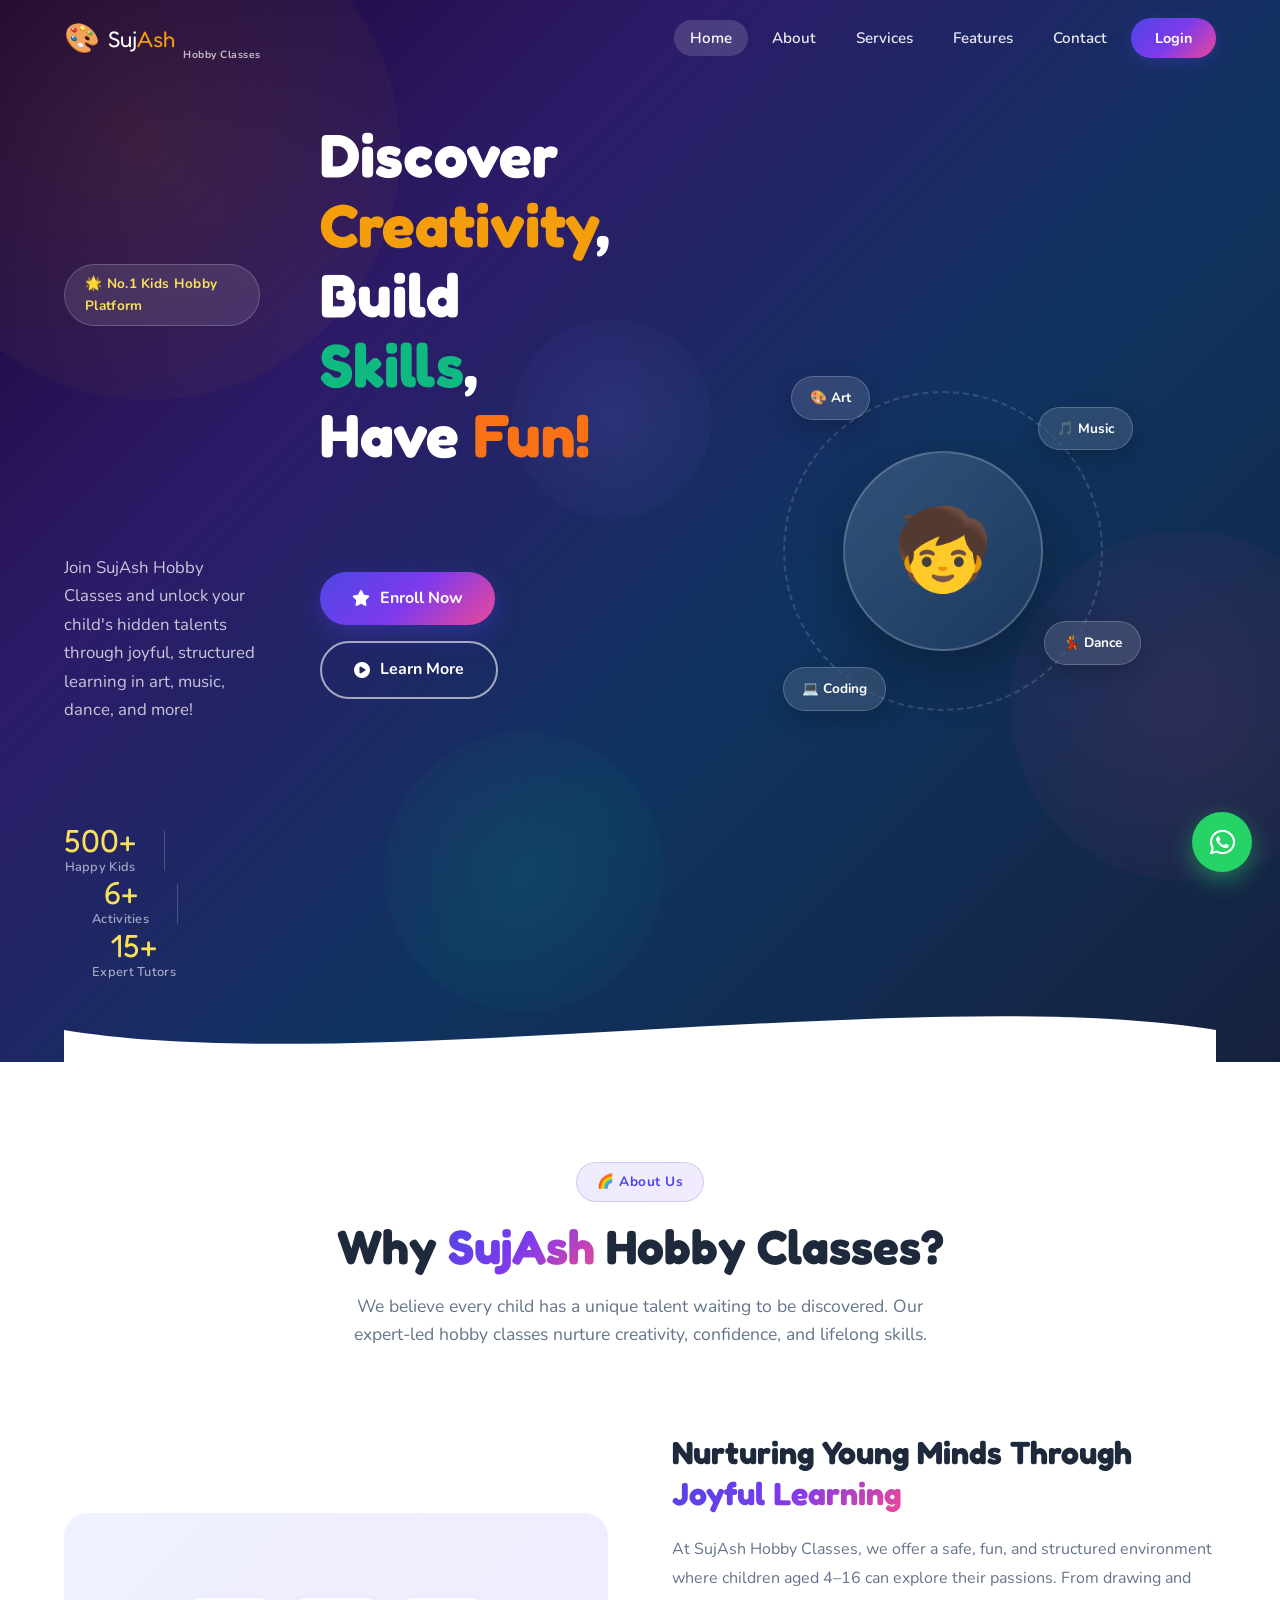
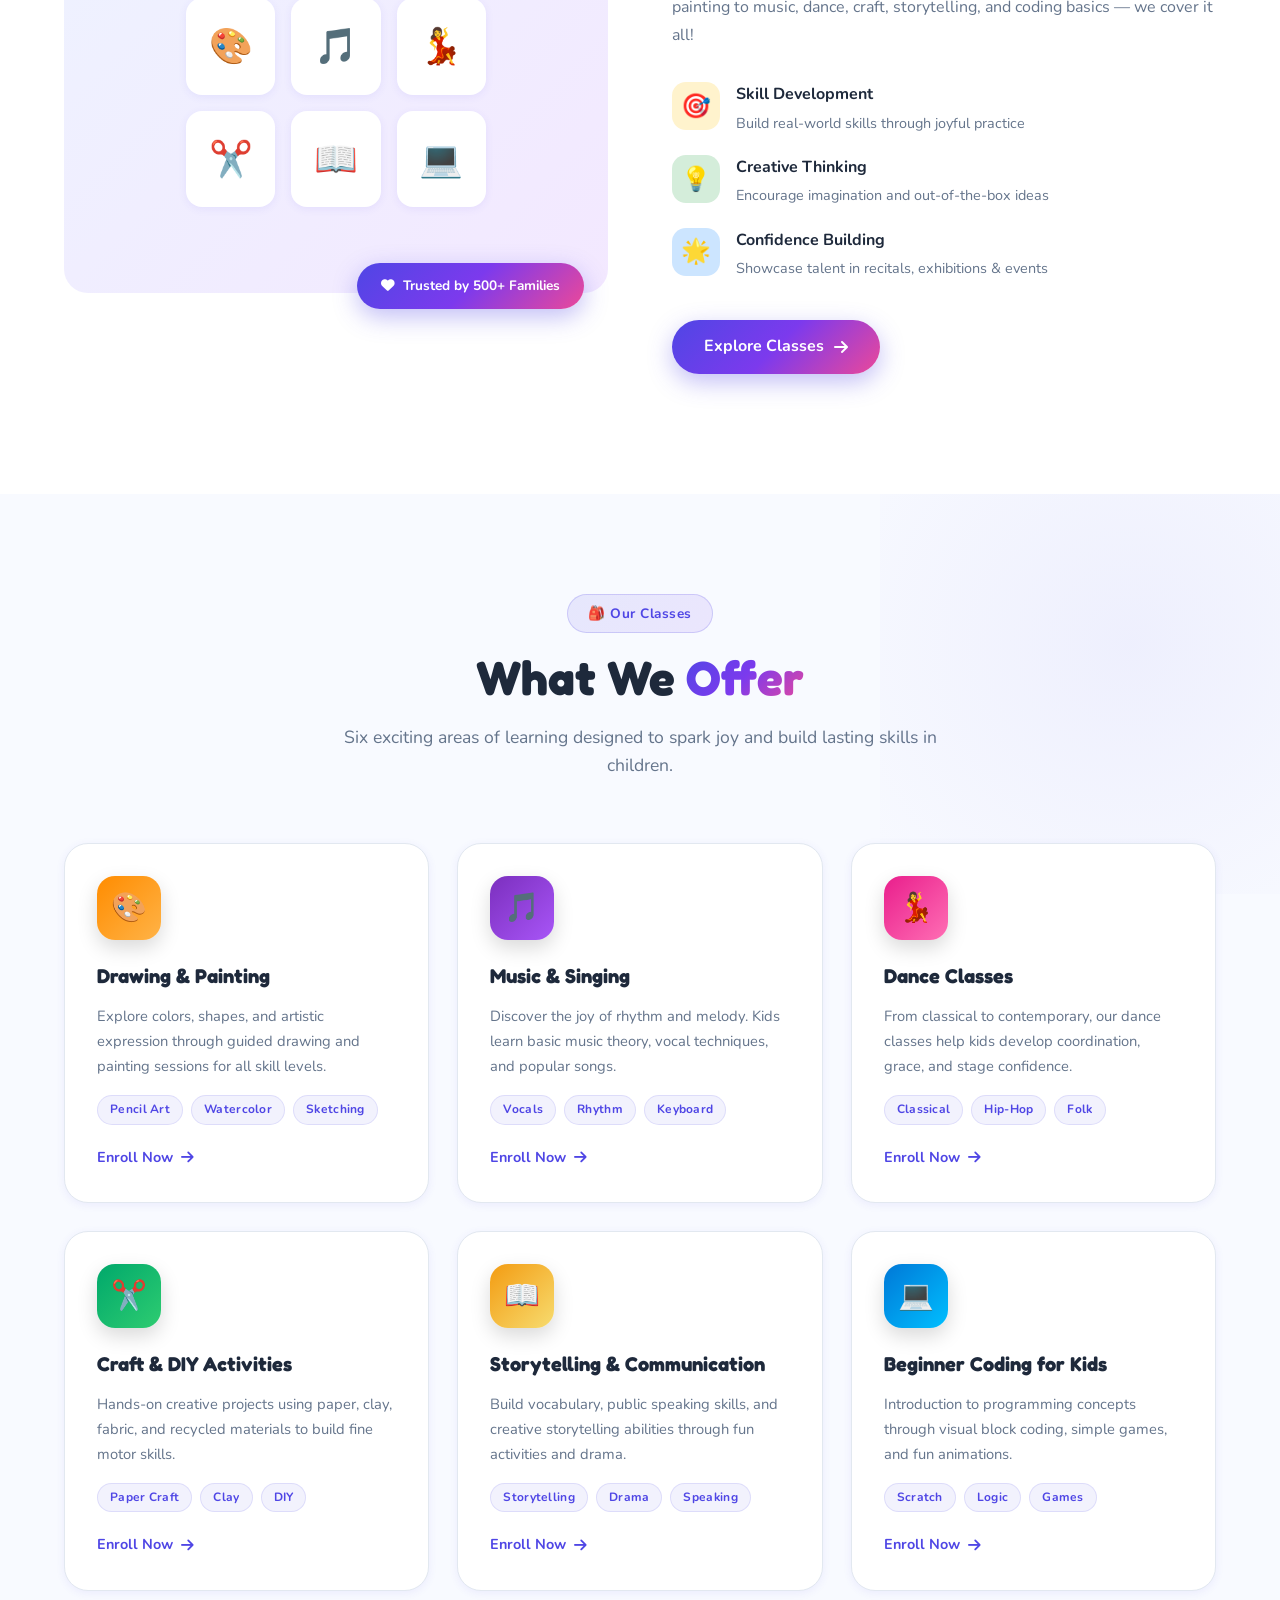
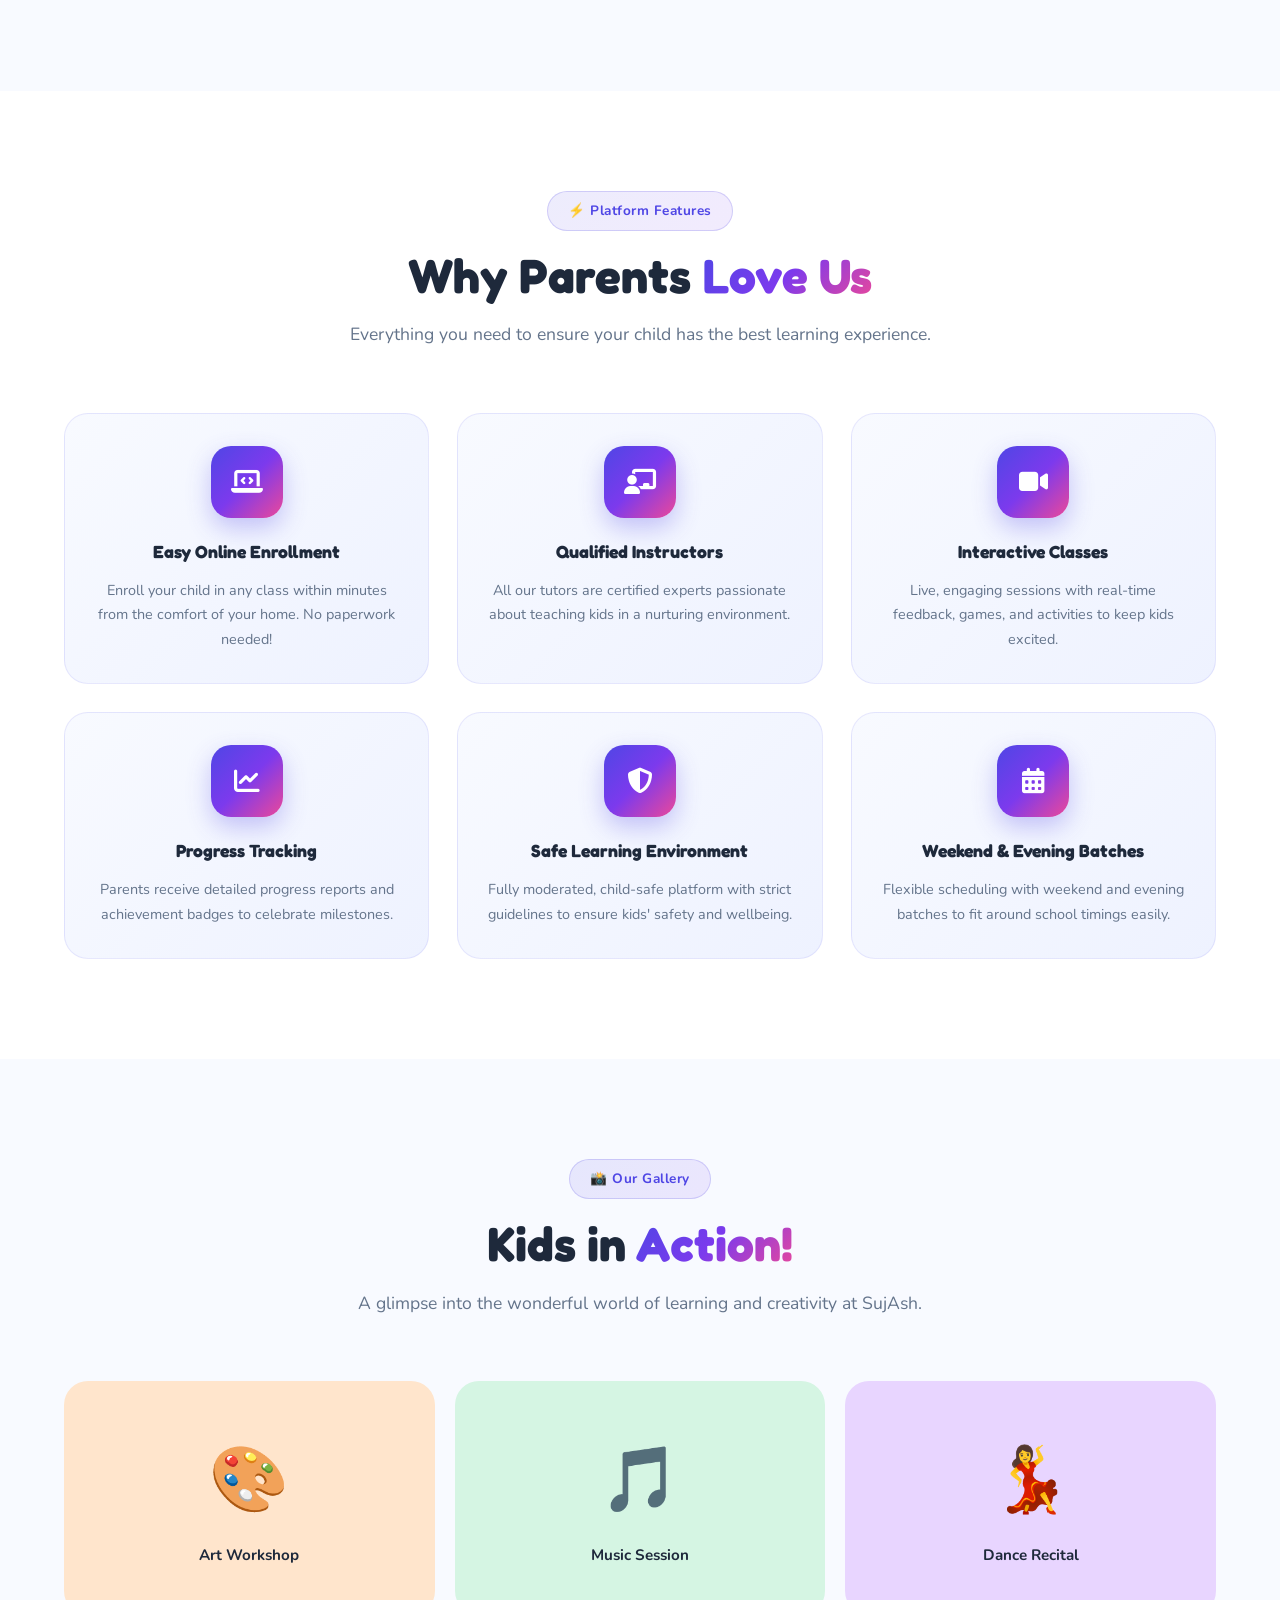
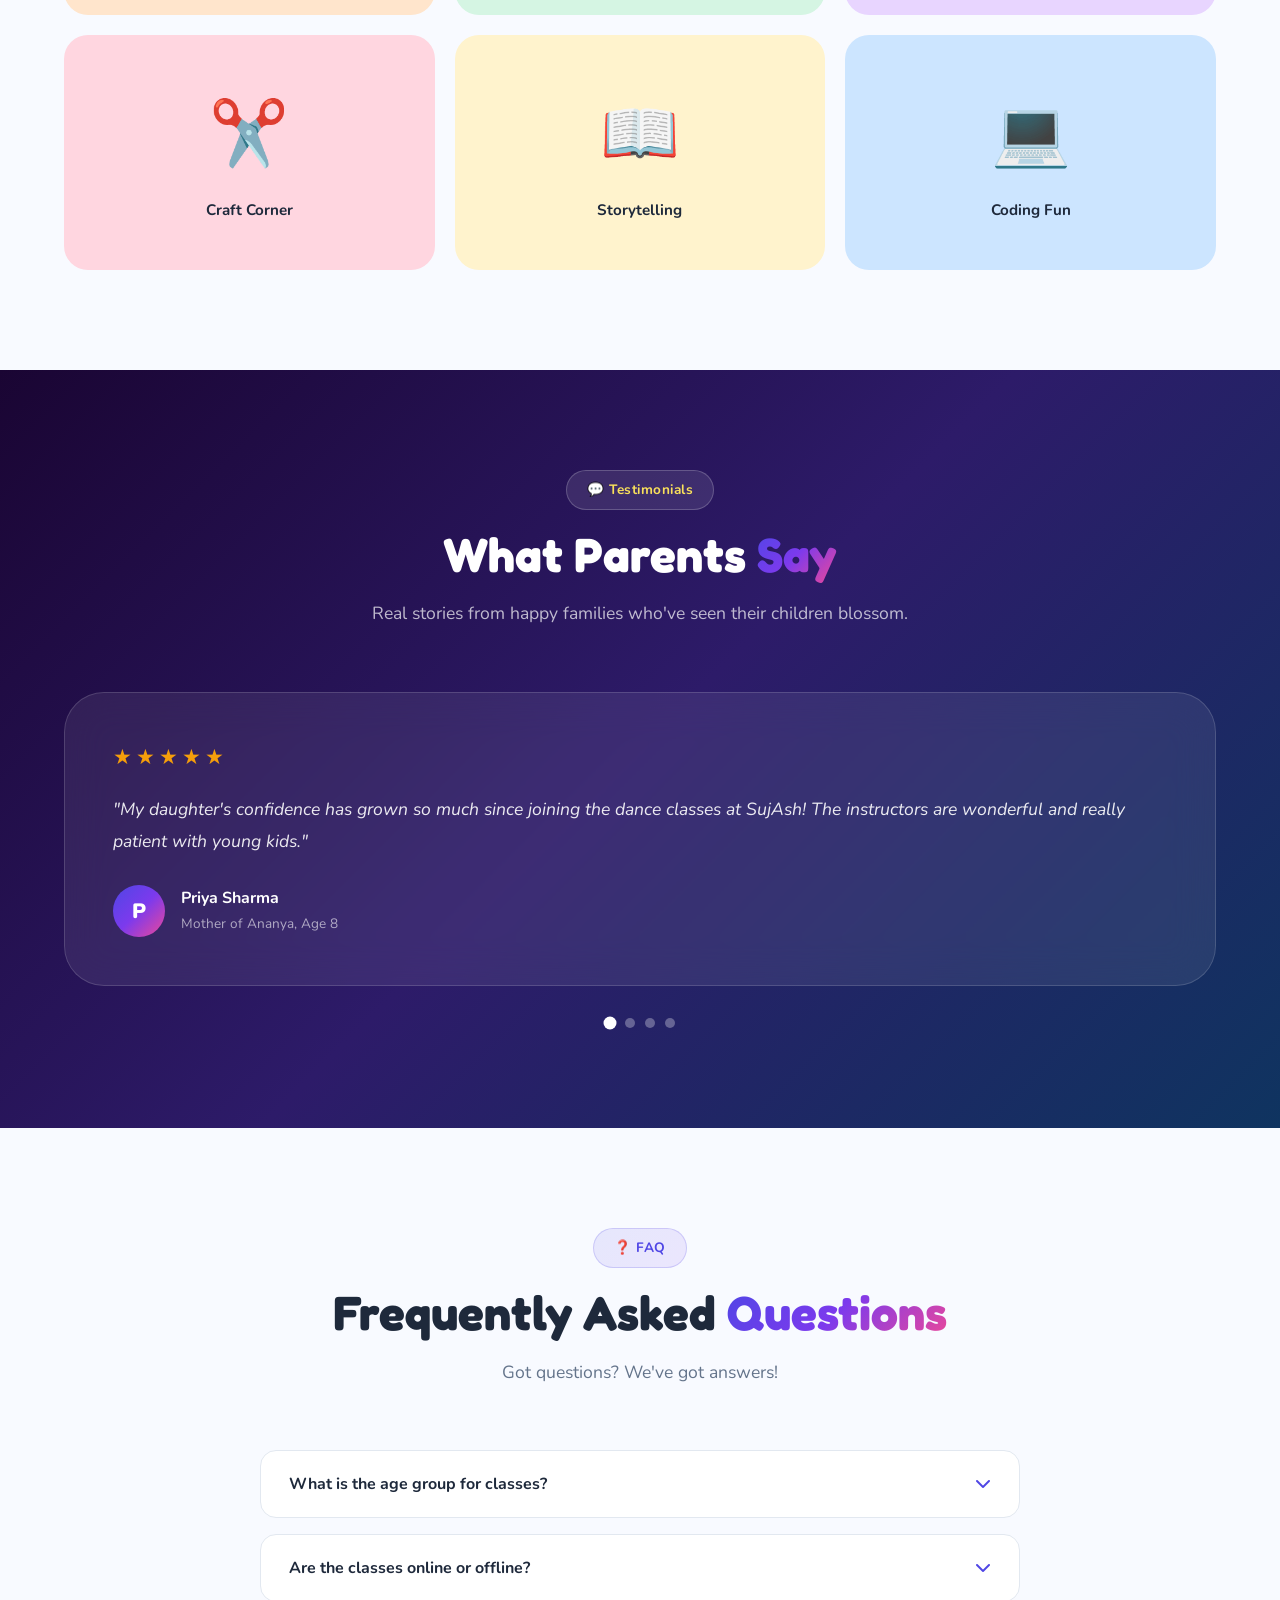
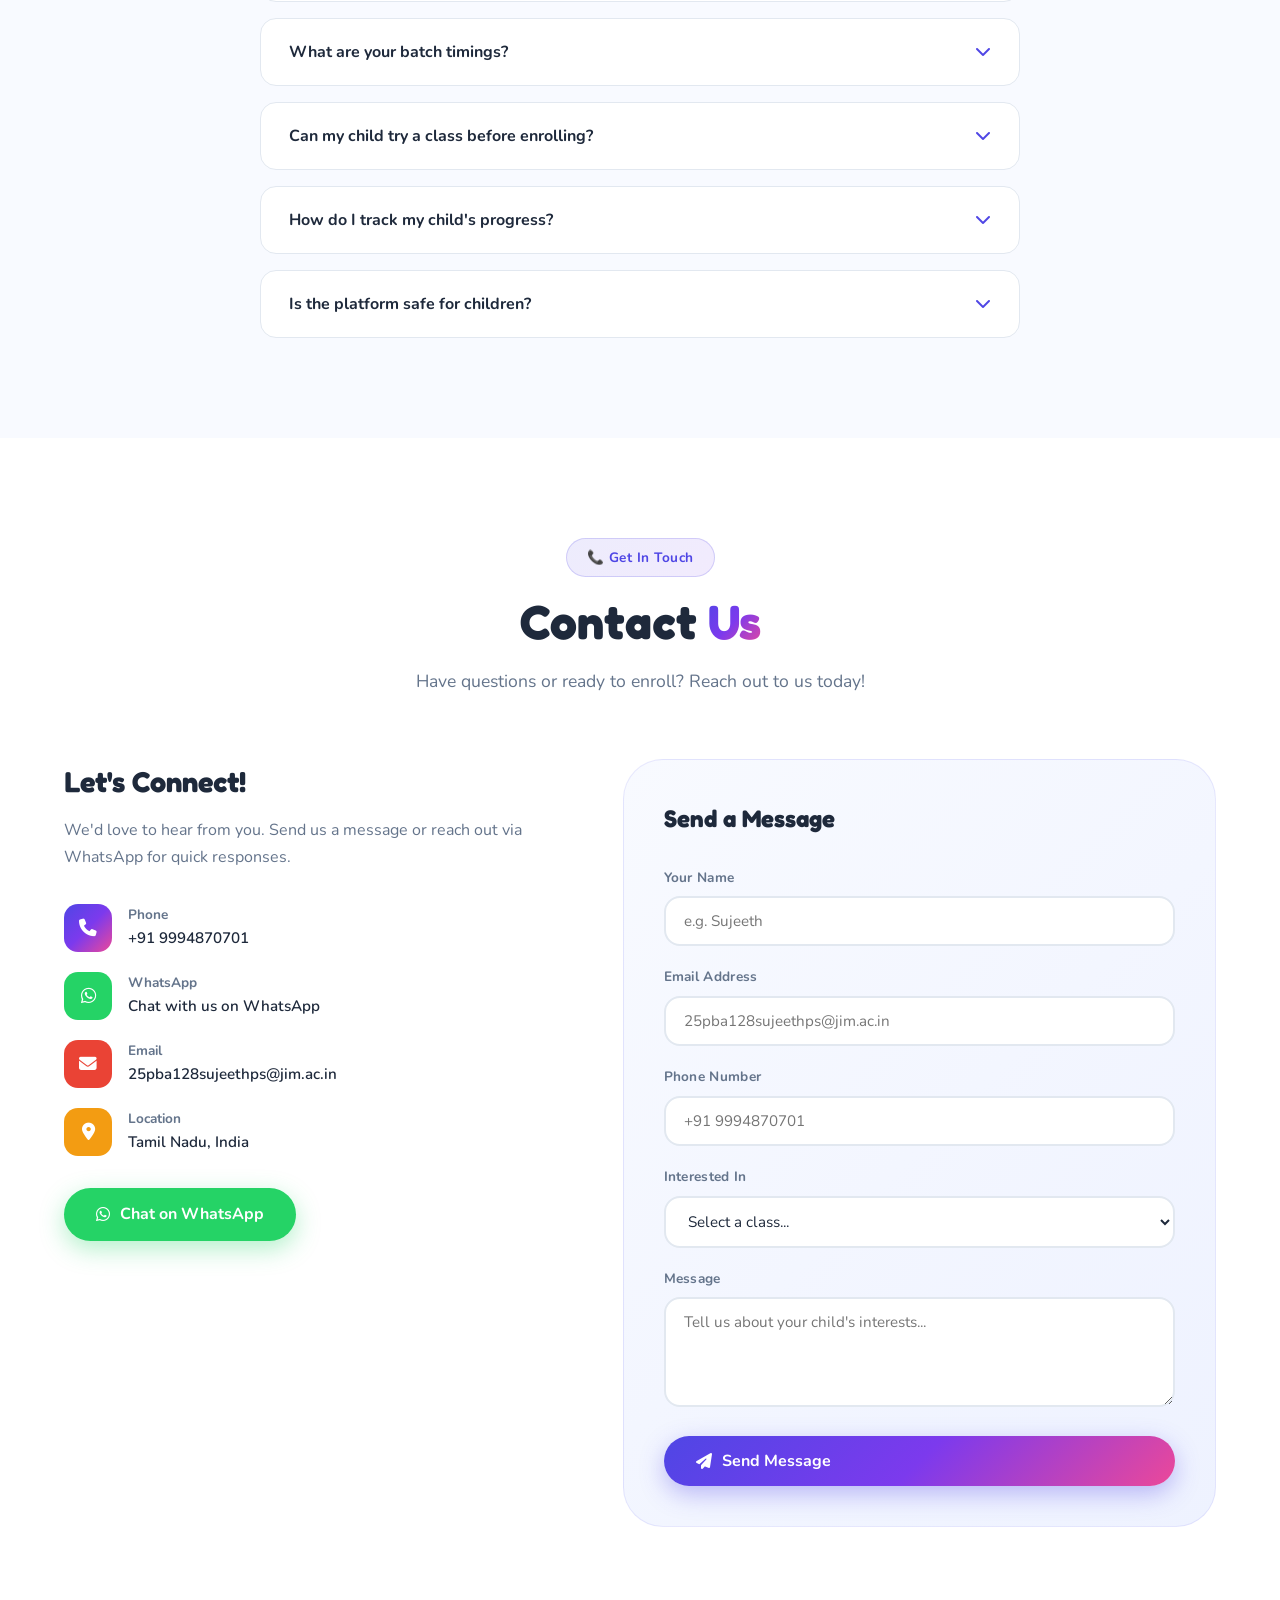
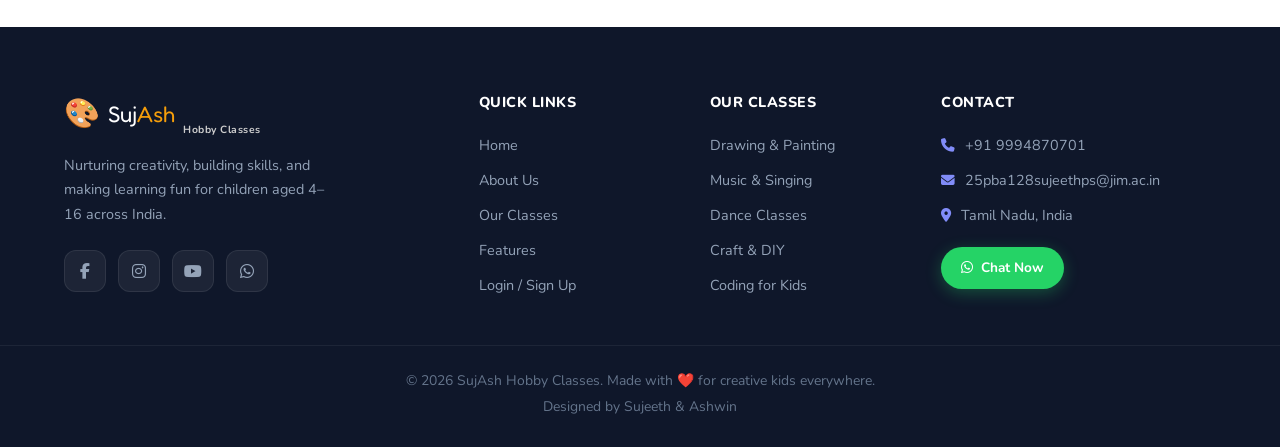
<file: index.html>
<!DOCTYPE html>
<html lang="en">
<head>
  <meta charset="UTF-8" />
  <meta name="viewport" content="width=device-width, initial-scale=1.0"/>
  <meta name="description" content="SujAsh Hobby Classes - Discover Creativity, Build Skills, Have Fun. Enroll your kids in drawing, painting, music, dance, craft, storytelling, and coding classes."/>
  <title>SujAsh Hobby Classes – Discover Creativity, Build Skills, Have Fun</title>
  <link rel="stylesheet" href="styles.css"/>
  <link rel="preconnect" href="https://fonts.googleapis.com"/>
  <link rel="preconnect" href="https://fonts.gstatic.com" crossorigin/>
  <link href="https://fonts.googleapis.com/css2?family=Nunito:wght@400;600;700;800;900&family=Fredoka+One&display=swap" rel="stylesheet"/>
  <link rel="stylesheet" href="https://cdnjs.cloudflare.com/ajax/libs/font-awesome/6.5.0/css/all.min.css"/>
</head>
<body>

  <!-- ===== NAVBAR ===== -->
  <nav class="navbar" id="navbar">
    <div class="nav-container">
      <a href="#home" class="nav-logo">
        <span class="logo-icon">🎨</span>
        <span class="logo-text">Suj<span class="logo-accent">Ash</span></span>
        <span class="logo-sub">Hobby Classes</span>
      </a>
      <ul class="nav-links" id="navLinks">
        <li><a href="#home" class="nav-link active">Home</a></li>
        <li><a href="#about" class="nav-link">About</a></li>
        <li><a href="#services" class="nav-link">Services</a></li>
        <li><a href="#features" class="nav-link">Features</a></li>
        <li><a href="#contact" class="nav-link">Contact</a></li>
        <li><a href="login.html" class="nav-btn-login">Login</a></li>
      </ul>
      <button class="hamburger" id="hamburger" aria-label="Toggle menu">
        <span></span><span></span><span></span>
      </button>
    </div>
  </nav>

  <!-- ===== HERO SECTION ===== -->
  <section class="hero" id="home">
    <div class="hero-bg-shapes">
      <div class="shape shape-1"></div>
      <div class="shape shape-2"></div>
      <div class="shape shape-3"></div>
      <div class="shape shape-4"></div>
    </div>
    <div class="hero-content">
      <div class="hero-badge animate-fadeInDown">🌟 No.1 Kids Hobby Platform</div>
      <h1 class="hero-title animate-fadeInUp">
        Discover <span class="highlight-yellow">Creativity</span>,<br/>
        Build <span class="highlight-green">Skills</span>,<br/>
        Have <span class="highlight-orange">Fun!</span>
      </h1>
      <p class="hero-subtitle animate-fadeInUp delay-1">
        Join SujAsh Hobby Classes and unlock your child's hidden talents through joyful, structured learning in art, music, dance, and more!
      </p>
      <div class="hero-cta animate-fadeInUp delay-2">
        <a href="#services" class="btn btn-primary" id="enrollNowBtn">
          <i class="fas fa-star"></i> Enroll Now
        </a>
        <a href="#about" class="btn btn-outline">
          <i class="fas fa-play-circle"></i> Learn More
        </a>
      </div>
      <div class="hero-stats animate-fadeInUp delay-3">
        <div class="stat-item">
          <span class="stat-num">500+</span>
          <span class="stat-label">Happy Kids</span>
        </div>
        <div class="stat-divider"></div>
        <div class="stat-item">
          <span class="stat-num">6+</span>
          <span class="stat-label">Activities</span>
        </div>
        <div class="stat-divider"></div>
        <div class="stat-item">
          <span class="stat-num">15+</span>
          <span class="stat-label">Expert Tutors</span>
        </div>
      </div>
    </div>
    <div class="hero-visual animate-fadeInRight">
      <div class="hero-illustration">
        <div class="floating-card card-art">🎨 Art</div>
        <div class="floating-card card-music">🎵 Music</div>
        <div class="floating-card card-dance">💃 Dance</div>
        <div class="floating-card card-code">💻 Coding</div>
        <div class="hero-circle-main">
          <span class="hero-emoji">🧒</span>
        </div>
        <div class="orbit-ring"></div>
      </div>
    </div>
    <div class="hero-wave">
      <svg viewBox="0 0 1440 100" fill="none" xmlns="http://www.w3.org/2000/svg">
        <path d="M0,60 C360,120 1080,0 1440,60 L1440,100 L0,100 Z" fill="#ffffff"/>
      </svg>
    </div>
  </section>

  <!-- ===== ABOUT SECTION ===== -->
  <section class="about section" id="about">
    <div class="container">
      <div class="section-header">
        <span class="section-badge">🌈 About Us</span>
        <h2 class="section-title">Why <span class="text-gradient">SujAsh</span> Hobby Classes?</h2>
        <p class="section-subtitle">We believe every child has a unique talent waiting to be discovered. Our expert-led hobby classes nurture creativity, confidence, and lifelong skills.</p>
      </div>
      <div class="about-grid">
        <div class="about-image-wrap reveal">
          <div class="about-image-box">
            <div class="about-emoji-grid">
              <div class="emoji-card">🎨</div>
              <div class="emoji-card">🎵</div>
              <div class="emoji-card">💃</div>
              <div class="emoji-card">✂️</div>
              <div class="emoji-card">📖</div>
              <div class="emoji-card">💻</div>
            </div>
            <div class="about-badge-float">
              <i class="fas fa-heart"></i> Trusted by 500+ Families
            </div>
          </div>
        </div>
        <div class="about-content reveal">
          <h3 class="about-heading">Nurturing Young Minds Through <span class="text-gradient">Joyful Learning</span></h3>
          <p class="about-text">At SujAsh Hobby Classes, we offer a safe, fun, and structured environment where children aged 4–16 can explore their passions. From drawing and painting to music, dance, craft, storytelling, and coding basics — we cover it all!</p>
          <div class="about-pillars">
            <div class="pillar">
              <div class="pillar-icon" style="background:#FFF3CD;">🎯</div>
              <div>
                <strong>Skill Development</strong>
                <p>Build real-world skills through joyful practice</p>
              </div>
            </div>
            <div class="pillar">
              <div class="pillar-icon" style="background:#D4EDDA;">💡</div>
              <div>
                <strong>Creative Thinking</strong>
                <p>Encourage imagination and out-of-the-box ideas</p>
              </div>
            </div>
            <div class="pillar">
              <div class="pillar-icon" style="background:#CCE5FF;">🌟</div>
              <div>
                <strong>Confidence Building</strong>
                <p>Showcase talent in recitals, exhibitions & events</p>
              </div>
            </div>
          </div>
          <a href="#services" class="btn btn-primary">Explore Classes <i class="fas fa-arrow-right"></i></a>
        </div>
      </div>
    </div>
  </section>

  <!-- ===== SERVICES SECTION ===== -->
  <section class="services section" id="services">
    <div class="services-bg-blob"></div>
    <div class="container">
      <div class="section-header">
        <span class="section-badge">🎒 Our Classes</span>
        <h2 class="section-title">What We <span class="text-gradient">Offer</span></h2>
        <p class="section-subtitle">Six exciting areas of learning designed to spark joy and build lasting skills in children.</p>
      </div>
      <div class="services-grid">

        <div class="service-card reveal" data-color="#FFE5CC">
          <div class="service-icon-wrap" style="background: linear-gradient(135deg,#FF8C00,#FFB347);">
            <span class="service-icon">🎨</span>
          </div>
          <h3 class="service-title">Drawing & Painting</h3>
          <p class="service-desc">Explore colors, shapes, and artistic expression through guided drawing and painting sessions for all skill levels.</p>
          <div class="service-tags">
            <span>Pencil Art</span><span>Watercolor</span><span>Sketching</span>
          </div>
          <a href="login.html" class="service-link">Enroll Now <i class="fas fa-arrow-right"></i></a>
        </div>

        <div class="service-card reveal" data-color="#E8D5FF">
          <div class="service-icon-wrap" style="background: linear-gradient(135deg,#7B2FBE,#A855F7);">
            <span class="service-icon">🎵</span>
          </div>
          <h3 class="service-title">Music & Singing</h3>
          <p class="service-desc">Discover the joy of rhythm and melody. Kids learn basic music theory, vocal techniques, and popular songs.</p>
          <div class="service-tags">
            <span>Vocals</span><span>Rhythm</span><span>Keyboard</span>
          </div>
          <a href="login.html" class="service-link">Enroll Now <i class="fas fa-arrow-right"></i></a>
        </div>

        <div class="service-card reveal" data-color="#FFD6E0">
          <div class="service-icon-wrap" style="background: linear-gradient(135deg,#E91E8C,#FF6EB4);">
            <span class="service-icon">💃</span>
          </div>
          <h3 class="service-title">Dance Classes</h3>
          <p class="service-desc">From classical to contemporary, our dance classes help kids develop coordination, grace, and stage confidence.</p>
          <div class="service-tags">
            <span>Classical</span><span>Hip-Hop</span><span>Folk</span>
          </div>
          <a href="login.html" class="service-link">Enroll Now <i class="fas fa-arrow-right"></i></a>
        </div>

        <div class="service-card reveal" data-color="#D5F5E3">
          <div class="service-icon-wrap" style="background: linear-gradient(135deg,#00A86B,#2ECC71);">
            <span class="service-icon">✂️</span>
          </div>
          <h3 class="service-title">Craft & DIY Activities</h3>
          <p class="service-desc">Hands-on creative projects using paper, clay, fabric, and recycled materials to build fine motor skills.</p>
          <div class="service-tags">
            <span>Paper Craft</span><span>Clay</span><span>DIY</span>
          </div>
          <a href="login.html" class="service-link">Enroll Now <i class="fas fa-arrow-right"></i></a>
        </div>

        <div class="service-card reveal" data-color="#FFF3CD">
          <div class="service-icon-wrap" style="background: linear-gradient(135deg,#F39C12,#F7DC6F);">
            <span class="service-icon">📖</span>
          </div>
          <h3 class="service-title">Storytelling & Communication</h3>
          <p class="service-desc">Build vocabulary, public speaking skills, and creative storytelling abilities through fun activities and drama.</p>
          <div class="service-tags">
            <span>Storytelling</span><span>Drama</span><span>Speaking</span>
          </div>
          <a href="login.html" class="service-link">Enroll Now <i class="fas fa-arrow-right"></i></a>
        </div>

        <div class="service-card reveal" data-color="#CCE5FF">
          <div class="service-icon-wrap" style="background: linear-gradient(135deg,#0078D7,#00BFFF);">
            <span class="service-icon">💻</span>
          </div>
          <h3 class="service-title">Beginner Coding for Kids</h3>
          <p class="service-desc">Introduction to programming concepts through visual block coding, simple games, and fun animations.</p>
          <div class="service-tags">
            <span>Scratch</span><span>Logic</span><span>Games</span>
          </div>
          <a href="login.html" class="service-link">Enroll Now <i class="fas fa-arrow-right"></i></a>
        </div>

      </div>
    </div>
  </section>

  <!-- ===== FEATURES SECTION ===== -->
  <section class="features section" id="features">
    <div class="container">
      <div class="section-header">
        <span class="section-badge">⚡ Platform Features</span>
        <h2 class="section-title">Why Parents <span class="text-gradient">Love Us</span></h2>
        <p class="section-subtitle">Everything you need to ensure your child has the best learning experience.</p>
      </div>
      <div class="features-grid">
        <div class="feature-card reveal">
          <div class="feature-icon-wrap">
            <i class="fas fa-laptop-code feature-icon"></i>
          </div>
          <h3>Easy Online Enrollment</h3>
          <p>Enroll your child in any class within minutes from the comfort of your home. No paperwork needed!</p>
        </div>
        <div class="feature-card reveal">
          <div class="feature-icon-wrap">
            <i class="fas fa-chalkboard-teacher feature-icon"></i>
          </div>
          <h3>Qualified Instructors</h3>
          <p>All our tutors are certified experts passionate about teaching kids in a nurturing environment.</p>
        </div>
        <div class="feature-card reveal">
          <div class="feature-icon-wrap">
            <i class="fas fa-video feature-icon"></i>
          </div>
          <h3>Interactive Classes</h3>
          <p>Live, engaging sessions with real-time feedback, games, and activities to keep kids excited.</p>
        </div>
        <div class="feature-card reveal">
          <div class="feature-icon-wrap">
            <i class="fas fa-chart-line feature-icon"></i>
          </div>
          <h3>Progress Tracking</h3>
          <p>Parents receive detailed progress reports and achievement badges to celebrate milestones.</p>
        </div>
        <div class="feature-card reveal">
          <div class="feature-icon-wrap">
            <i class="fas fa-shield-alt feature-icon"></i>
          </div>
          <h3>Safe Learning Environment</h3>
          <p>Fully moderated, child-safe platform with strict guidelines to ensure kids' safety and wellbeing.</p>
        </div>
        <div class="feature-card reveal">
          <div class="feature-icon-wrap">
            <i class="fas fa-calendar-alt feature-icon"></i>
          </div>
          <h3>Weekend & Evening Batches</h3>
          <p>Flexible scheduling with weekend and evening batches to fit around school timings easily.</p>
        </div>
      </div>
    </div>
  </section>

  <!-- ===== GALLERY SECTION ===== -->
  <section class="gallery section" id="gallery">
    <div class="container">
      <div class="section-header">
        <span class="section-badge">📸 Our Gallery</span>
        <h2 class="section-title">Kids in <span class="text-gradient">Action!</span></h2>
        <p class="section-subtitle">A glimpse into the wonderful world of learning and creativity at SujAsh.</p>
      </div>
      <div class="gallery-grid">
        <div class="gallery-item reveal" style="--gcolor:#FFE5CC;">
          <div class="gallery-emoji">🎨</div>
          <div class="gallery-label">Art Workshop</div>
        </div>
        <div class="gallery-item reveal" style="--gcolor:#D5F5E3;">
          <div class="gallery-emoji">🎵</div>
          <div class="gallery-label">Music Session</div>
        </div>
        <div class="gallery-item reveal" style="--gcolor:#E8D5FF;">
          <div class="gallery-emoji">💃</div>
          <div class="gallery-label">Dance Recital</div>
        </div>
        <div class="gallery-item reveal" style="--gcolor:#FFD6E0;">
          <div class="gallery-emoji">✂️</div>
          <div class="gallery-label">Craft Corner</div>
        </div>
        <div class="gallery-item reveal" style="--gcolor:#FFF3CD;">
          <div class="gallery-emoji">📖</div>
          <div class="gallery-label">Storytelling</div>
        </div>
        <div class="gallery-item reveal" style="--gcolor:#CCE5FF;">
          <div class="gallery-emoji">💻</div>
          <div class="gallery-label">Coding Fun</div>
        </div>
      </div>
    </div>
  </section>

  <!-- ===== TESTIMONIALS SECTION ===== -->
  <section class="testimonials section" id="testimonials">
    <div class="testimonials-bg"></div>
    <div class="container">
      <div class="section-header">
        <span class="section-badge">💬 Testimonials</span>
        <h2 class="section-title">What Parents <span class="text-gradient">Say</span></h2>
        <p class="section-subtitle">Real stories from happy families who've seen their children blossom.</p>
      </div>
      <div class="testimonials-slider" id="testimonialsSlider">
        <div class="testimonial-card active">
          <div class="testimonial-stars">★★★★★</div>
          <p class="testimonial-text">"My daughter's confidence has grown so much since joining the dance classes at SujAsh! The instructors are wonderful and really patient with young kids."</p>
          <div class="testimonial-author">
            <div class="author-avatar">P</div>
            <div>
              <strong>Priya Sharma</strong>
              <span>Mother of Ananya, Age 8</span>
            </div>
          </div>
        </div>
        <div class="testimonial-card">
          <div class="testimonial-stars">★★★★★</div>
          <p class="testimonial-text">"The coding classes are amazing! My son went from zero to building his own little game in Scratch. SujAsh makes learning tech so much fun!"</p>
          <div class="testimonial-author">
            <div class="author-avatar">R</div>
            <div>
              <strong>Rajesh Kumar</strong>
              <span>Father of Arjun, Age 11</span>
            </div>
          </div>
        </div>
        <div class="testimonial-card">
          <div class="testimonial-stars">★★★★★</div>
          <p class="testimonial-text">"The art and craft sessions have transformed my shy little one into a confident creator. The teachers here truly understand children's needs."</p>
          <div class="testimonial-author">
            <div class="author-avatar">M</div>
            <div>
              <strong>Meena Pillai</strong>
              <span>Mother of Kavya, Age 7</span>
            </div>
          </div>
        </div>
        <div class="testimonial-card">
          <div class="testimonial-stars">★★★★★</div>
          <p class="testimonial-text">"Flexible timings, qualified teachers, and a safe environment — SujAsh has everything a parent could want. Highly recommend for all kids!"</p>
          <div class="testimonial-author">
            <div class="author-avatar">S</div>
            <div>
              <strong>Suresh Nair</strong>
              <span>Father of twins, Age 9</span>
            </div>
          </div>
        </div>
      </div>
      <div class="testimonial-dots" id="testimonialDots">
        <button class="dot active" onclick="goToTestimonial(0)"></button>
        <button class="dot" onclick="goToTestimonial(1)"></button>
        <button class="dot" onclick="goToTestimonial(2)"></button>
        <button class="dot" onclick="goToTestimonial(3)"></button>
      </div>
    </div>
  </section>

  <!-- ===== FAQ SECTION ===== -->
  <section class="faq section" id="faq">
    <div class="container">
      <div class="section-header">
        <span class="section-badge">❓ FAQ</span>
        <h2 class="section-title">Frequently Asked <span class="text-gradient">Questions</span></h2>
        <p class="section-subtitle">Got questions? We've got answers!</p>
      </div>
      <div class="faq-list">
        <div class="faq-item reveal">
          <button class="faq-question" onclick="toggleFAQ(this)">
            What is the age group for classes?
            <span class="faq-icon"><i class="fas fa-chevron-down"></i></span>
          </button>
          <div class="faq-answer">
            <p>We welcome children between 4 to 16 years of age. Classes are grouped by age to ensure each child learns at the right pace and level.</p>
          </div>
        </div>
        <div class="faq-item reveal">
          <button class="faq-question" onclick="toggleFAQ(this)">
            Are the classes online or offline?
            <span class="faq-icon"><i class="fas fa-chevron-down"></i></span>
          </button>
          <div class="faq-answer">
            <p>We offer both online live sessions and in-person classes. You can choose the format that works best for your family's schedule and location.</p>
          </div>
        </div>
        <div class="faq-item reveal">
          <button class="faq-question" onclick="toggleFAQ(this)">
            What are your batch timings?
            <span class="faq-icon"><i class="fas fa-chevron-down"></i></span>
          </button>
          <div class="faq-answer">
            <p>We have flexible batches on weekday evenings (4 PM – 7 PM) and through the weekend (9 AM – 6 PM). Specific timings vary by class.</p>
          </div>
        </div>
        <div class="faq-item reveal">
          <button class="faq-question" onclick="toggleFAQ(this)">
            Can my child try a class before enrolling?
            <span class="faq-icon"><i class="fas fa-chevron-down"></i></span>
          </button>
          <div class="faq-answer">
            <p>Absolutely! We offer a free trial class for all new students. Contact us via WhatsApp or the form below to book your trial session.</p>
          </div>
        </div>
        <div class="faq-item reveal">
          <button class="faq-question" onclick="toggleFAQ(this)">
            How do I track my child's progress?
            <span class="faq-icon"><i class="fas fa-chevron-down"></i></span>
          </button>
          <div class="faq-answer">
            <p>Parents have access to a dedicated dashboard where they can view class attendance, performance reports, and achievement badges earned by their child.</p>
          </div>
        </div>
        <div class="faq-item reveal">
          <button class="faq-question" onclick="toggleFAQ(this)">
            Is the platform safe for children?
            <span class="faq-icon"><i class="fas fa-chevron-down"></i></span>
          </button>
          <div class="faq-answer">
            <p>Yes! SujAsh Hobby Classes is a fully moderated, child-safe platform. All instructors are background-verified and our sessions follow strict child safety guidelines.</p>
          </div>
        </div>
      </div>
    </div>
  </section>

  <!-- ===== CONTACT SECTION ===== -->
  <section class="contact section" id="contact">
    <div class="container">
      <div class="section-header">
        <span class="section-badge">📞 Get In Touch</span>
        <h2 class="section-title">Contact <span class="text-gradient">Us</span></h2>
        <p class="section-subtitle">Have questions or ready to enroll? Reach out to us today!</p>
      </div>
      <div class="contact-grid">
        <div class="contact-info reveal">
          <h3>Let's Connect!</h3>
          <p>We'd love to hear from you. Send us a message or reach out via WhatsApp for quick responses.</p>
          <div class="contact-details">
            <div class="contact-item">
              <div class="contact-icon-wrap"><i class="fas fa-phone"></i></div>
              <div>
                <strong>Phone</strong>
                <a href="tel:+919994870701">+91 9994870701</a>
              </div>
            </div>
            <div class="contact-item">
              <div class="contact-icon-wrap" style="background:#25D366;"><i class="fab fa-whatsapp"></i></div>
              <div>
                <strong>WhatsApp</strong>
                <a href="https://wa.me/919994870701" target="_blank" rel="noopener">Chat with us on WhatsApp</a>
              </div>
            </div>
            <div class="contact-item">
              <div class="contact-icon-wrap" style="background:#EA4335;"><i class="fas fa-envelope"></i></div>
              <div>
                <strong>Email</strong>
                <a href="mailto:25pba128sujeethps@jim.ac.in">25pba128sujeethps@jim.ac.in</a>
              </div>
            </div>
            <div class="contact-item">
              <div class="contact-icon-wrap" style="background:#F39C12;"><i class="fas fa-map-marker-alt"></i></div>
              <div>
                <strong>Location</strong>
                <span>Tamil Nadu, India</span>
              </div>
            </div>
          </div>
          <a href="https://wa.me/919994870701" target="_blank" class="btn-whatsapp" id="whatsappBtn">
            <i class="fab fa-whatsapp"></i> Chat on WhatsApp
          </a>
        </div>
        <div class="contact-form-wrap reveal">
          <form class="contact-form" id="contactForm" onsubmit="handleFormSubmit(event)">
            <h3>Send a Message</h3>
            <div class="form-group">
              <label for="contactName">Your Name</label>
              <input type="text" id="contactName" name="name" placeholder="e.g. Sujeeth" required/>
            </div>
            <div class="form-group">
              <label for="contactEmail">Email Address</label>
              <input type="email" id="contactEmail" name="email" placeholder="25pba128sujeethps@jim.ac.in" required/>
            </div>
            <div class="form-group">
              <label for="contactPhone">Phone Number</label>
              <input type="tel" id="contactPhone" name="phone" placeholder="+91 9994870701"/>
            </div>
            <div class="form-group">
              <label for="contactService">Interested In</label>
              <select id="contactService" name="service">
                <option value="">Select a class...</option>
                <option>Drawing & Painting</option>
                <option>Music & Singing</option>
                <option>Dance Classes</option>
                <option>Craft & DIY</option>
                <option>Storytelling</option>
                <option>Beginner Coding</option>
              </select>
            </div>
            <div class="form-group">
              <label for="contactMessage">Message</label>
              <textarea id="contactMessage" name="message" rows="4" placeholder="Tell us about your child's interests..." required></textarea>
            </div>
            <button type="submit" class="btn btn-primary" style="width:100%;">
              <i class="fas fa-paper-plane"></i> Send Message
            </button>
            <div class="form-success" id="formSuccess">
              <i class="fas fa-check-circle"></i> Thank you! We'll contact you within 24 hours.
            </div>
          </form>
        </div>
      </div>
    </div>
  </section>

  <!-- ===== FOOTER ===== -->
  <footer class="footer" id="footer">
    <div class="footer-top">
      <div class="container">
        <div class="footer-grid">
          <div class="footer-brand">
            <a href="#home" class="nav-logo footer-logo">
              <span class="logo-icon">🎨</span>
              <span class="logo-text">Suj<span class="logo-accent">Ash</span></span>
              <span class="logo-sub" style="color:#ccc;">Hobby Classes</span>
            </a>
            <p>Nurturing creativity, building skills, and making learning fun for children aged 4–16 across India.</p>
            <div class="social-links">
              <a href="#" class="social-link" aria-label="Facebook"><i class="fab fa-facebook-f"></i></a>
              <a href="#" class="social-link" aria-label="Instagram"><i class="fab fa-instagram"></i></a>
              <a href="#" class="social-link" aria-label="YouTube"><i class="fab fa-youtube"></i></a>
              <a href="https://wa.me/919994870701" class="social-link whatsapp-social" aria-label="WhatsApp"><i class="fab fa-whatsapp"></i></a>
            </div>
          </div>
          <div class="footer-links-col">
            <h4>Quick Links</h4>
            <ul>
              <li><a href="#home">Home</a></li>
              <li><a href="#about">About Us</a></li>
              <li><a href="#services">Our Classes</a></li>
              <li><a href="#features">Features</a></li>
              <li><a href="login.html">Login / Sign Up</a></li>
            </ul>
          </div>
          <div class="footer-links-col">
            <h4>Our Classes</h4>
            <ul>
              <li><a href="#services">Drawing & Painting</a></li>
              <li><a href="#services">Music & Singing</a></li>
              <li><a href="#services">Dance Classes</a></li>
              <li><a href="#services">Craft & DIY</a></li>
              <li><a href="#services">Coding for Kids</a></li>
            </ul>
          </div>
          <div class="footer-links-col">
            <h4>Contact</h4>
            <ul>
              <li><i class="fas fa-phone"></i> +91 9994870701</li>
              <li><i class="fas fa-envelope"></i> 25pba128sujeethps@jim.ac.in</li>
              <li><i class="fas fa-map-marker-alt"></i> Tamil Nadu, India</li>
            </ul>
            <a href="https://wa.me/919994870701" target="_blank" class="footer-whatsapp-btn">
              <i class="fab fa-whatsapp"></i> Chat Now
            </a>
          </div>
        </div>
      </div>
    </div>
    <div class="footer-bottom">
      <div class="container">
        <p>&copy; 2026 SujAsh Hobby Classes. Made with ❤️ for creative kids everywhere.</p>
        <p>Designed by Sujeeth &amp; Ashwin</p>
      </div>
    </div>
  </footer>

  <!-- ===== FLOATING WHATSAPP BUTTON ===== -->
  <a href="https://wa.me/919994870701" target="_blank" rel="noopener" class="floating-whatsapp" id="floatingWA" aria-label="WhatsApp Chat">
    <i class="fab fa-whatsapp"></i>
    <span class="wa-tooltip">Chat with us!</span>
  </a>

  <!-- ===== BACK TO TOP ===== -->
  <button class="back-to-top" id="backToTop" onclick="scrollToTop()" aria-label="Back to top">
    <i class="fas fa-arrow-up"></i>
  </button>

  <script src="script.js"></script>
</body>
</html>
</file>
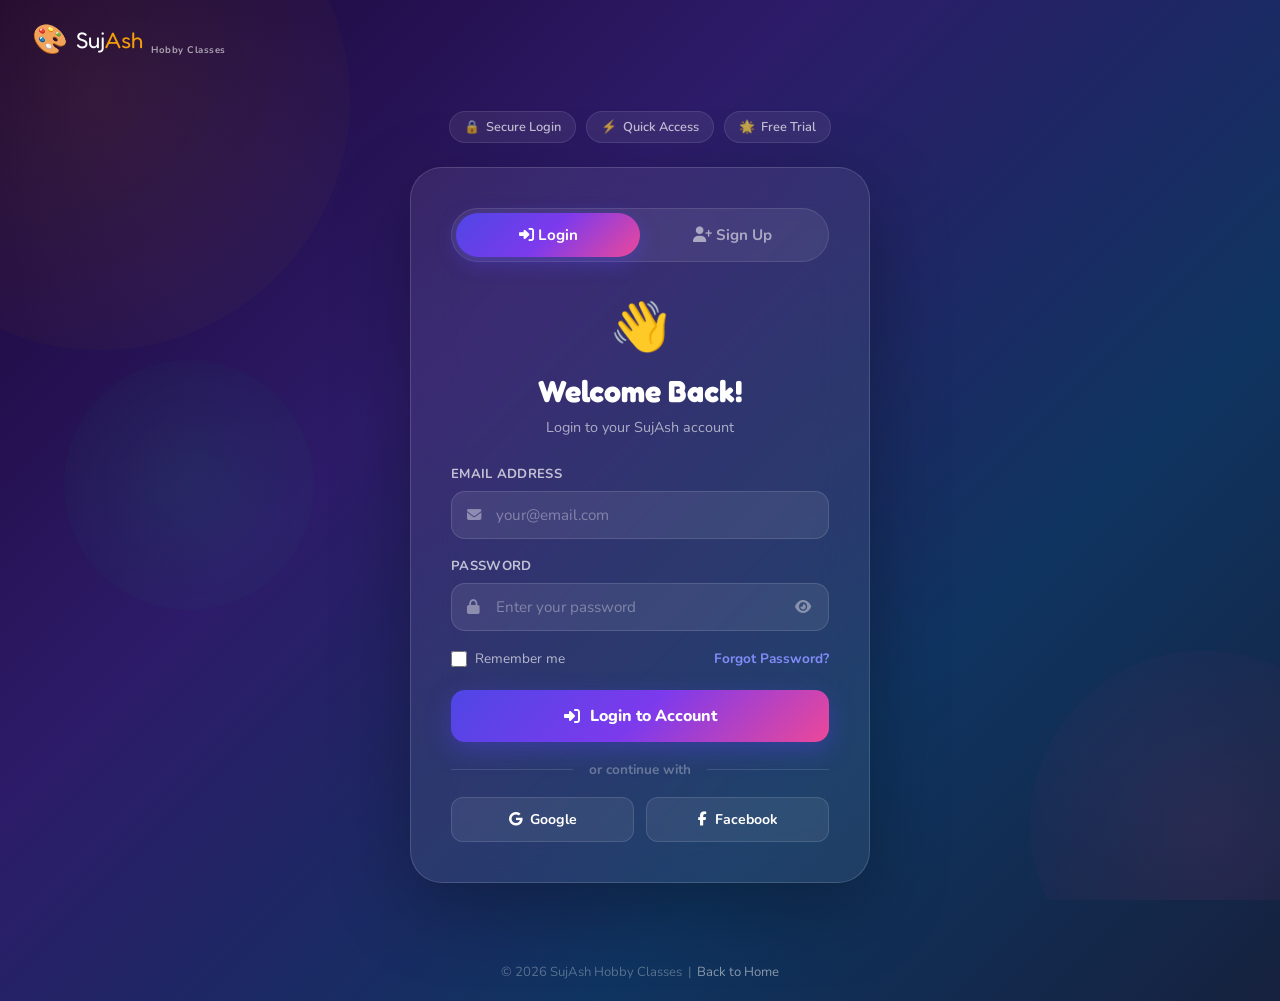
<file: login.html>
<!DOCTYPE html>
<html lang="en">

<head>
    <meta charset="UTF-8" />
    <meta name="viewport" content="width=device-width, initial-scale=1.0" />
    <meta name="description"
        content="Login or Sign Up to SujAsh Hobby Classes – The fun kids hobby learning platform." />
    <title>Login / Sign Up – SujAsh Hobby Classes</title>
    <link rel="preconnect" href="https://fonts.googleapis.com" />
    <link rel="preconnect" href="https://fonts.gstatic.com" crossorigin />
    <link
        href="https://fonts.googleapis.com/css2?family=Nunito:wght@400;600;700;800;900&family=Fredoka+One&display=swap"
        rel="stylesheet" />
    <link rel="stylesheet" href="https://cdnjs.cloudflare.com/ajax/libs/font-awesome/6.5.0/css/all.min.css" />
    <style>
        :root {
            --primary: #4F46E5;
            --primary-light: #818CF8;
            --secondary: #F59E0B;
            --gradient-main: linear-gradient(135deg, #4F46E5 0%, #7C3AED 50%, #EC4899 100%);
            --gradient-bg: linear-gradient(135deg, #1a0533 0%, #2d1b69 35%, #0f3460 70%, #16213e 100%);
            --white: #FFFFFF;
            --text: #1E293B;
            --text-muted: #64748B;
            --border: #E2E8F0;
            --radius: 16px;
            --radius-lg: 24px;
            --font-main: 'Nunito', sans-serif;
            --font-display: 'Fredoka One', cursive;
            --transition: all 0.3s cubic-bezier(0.4, 0, 0.2, 1);
        }

        *,
        *::before,
        *::after {
            box-sizing: border-box;
            margin: 0;
            padding: 0;
        }

        body {
            font-family: var(--font-main);
            background: var(--gradient-bg);
            min-height: 100vh;
            display: flex;
            flex-direction: column;
            overflow-x: hidden;
        }

        /* BG SHAPES */
        .bg-shapes {
            position: fixed;
            inset: 0;
            overflow: hidden;
            pointer-events: none;
            z-index: 0;
        }

        .bg-shapes .s {
            position: absolute;
            border-radius: 50%;
            opacity: 0.1;
            animation: floatShape 10s ease-in-out infinite;
        }

        .bg-shapes .s1 {
            width: 500px;
            height: 500px;
            background: radial-gradient(circle, #F59E0B, transparent);
            top: -150px;
            left: -150px;
            animation-delay: 0s;
        }

        .bg-shapes .s2 {
            width: 350px;
            height: 350px;
            background: radial-gradient(circle, #EC4899, transparent);
            bottom: -100px;
            right: -100px;
            animation-delay: 3s;
        }

        .bg-shapes .s3 {
            width: 250px;
            height: 250px;
            background: radial-gradient(circle, #10B981, transparent);
            top: 40%;
            left: 5%;
            animation-delay: 6s;
        }

        @keyframes floatShape {

            0%,
            100% {
                transform: translate(0, 0) scale(1);
            }

            50% {
                transform: translate(20px, -20px) scale(1.08);
            }
        }

        /* HEADER */
        .login-header {
            padding: 20px 32px;
            position: relative;
            z-index: 10;
        }

        .nav-logo {
            display: inline-flex;
            align-items: center;
            gap: 8px;
            text-decoration: none;
        }

        .logo-icon {
            font-size: 1.8rem;
        }

        .logo-text {
            font-family: var(--font-display);
            font-size: 1.4rem;
            color: white;
        }

        .logo-accent {
            color: var(--secondary);
        }

        .logo-sub {
            font-size: 0.6rem;
            font-weight: 700;
            color: rgba(255, 255, 255, 0.6);
            letter-spacing: 0.5px;
            align-self: flex-end;
            margin-bottom: 3px;
        }

        /* MAIN LAYOUT */
        .auth-main {
            flex: 1;
            display: flex;
            align-items: center;
            justify-content: center;
            padding: 32px 24px 60px;
            position: relative;
            z-index: 1;
        }

        .auth-container {
            width: 100%;
            max-width: 460px;
        }

        /* AUTH CARD */
        .auth-card {
            background: rgba(255, 255, 255, 0.07);
            backdrop-filter: blur(24px);
            -webkit-backdrop-filter: blur(24px);
            border: 1px solid rgba(255, 255, 255, 0.15);
            border-radius: 32px;
            padding: 40px;
            box-shadow: 0 24px 80px rgba(0, 0, 0, 0.3);
        }

        /* TABS */
        .auth-tabs {
            display: flex;
            background: rgba(255, 255, 255, 0.07);
            border-radius: 50px;
            padding: 4px;
            margin-bottom: 32px;
            border: 1px solid rgba(255, 255, 255, 0.1);
        }

        .tab-btn {
            flex: 1;
            padding: 12px;
            border: none;
            border-radius: 50px;
            font-family: var(--font-main);
            font-size: 0.95rem;
            font-weight: 700;
            cursor: pointer;
            transition: var(--transition);
            background: transparent;
            color: rgba(255, 255, 255, 0.55);
        }

        .tab-btn.active {
            background: var(--gradient-main);
            color: white;
            box-shadow: 0 6px 20px rgba(79, 70, 229, 0.4);
        }

        /* FORM CONTENT */
        .form-header {
            text-align: center;
            margin-bottom: 28px;
        }

        .form-emoji {
            font-size: 3rem;
            margin-bottom: 12px;
            display: block;
            animation: bounce 2s ease-in-out infinite;
        }

        @keyframes bounce {

            0%,
            100% {
                transform: translateY(0);
            }

            50% {
                transform: translateY(-8px);
            }
        }

        .form-header h2 {
            font-family: var(--font-display);
            font-size: 1.9rem;
            color: white;
            margin-bottom: 8px;
        }

        .form-header p {
            font-size: 0.9rem;
            color: rgba(255, 255, 255, 0.6);
        }

        /* FORM GROUPS */
        .auth-form {
            display: flex;
            flex-direction: column;
            gap: 18px;
        }

        .form-row {
            display: grid;
            grid-template-columns: 1fr 1fr;
            gap: 14px;
        }

        .form-group {
            display: flex;
            flex-direction: column;
            gap: 8px;
        }

        .form-group label {
            font-size: 0.82rem;
            font-weight: 700;
            color: rgba(255, 255, 255, 0.7);
            letter-spacing: 0.3px;
            text-transform: uppercase;
        }

        .input-wrap {
            position: relative;
            display: flex;
            align-items: center;
        }

        .input-icon {
            position: absolute;
            left: 16px;
            color: rgba(255, 255, 255, 0.4);
            font-size: 0.9rem;
            pointer-events: none;
            z-index: 1;
        }

        .form-group input,
        .form-group select {
            width: 100%;
            padding: 13px 16px 13px 44px;
            background: rgba(255, 255, 255, 0.08);
            border: 1.5px solid rgba(255, 255, 255, 0.12);
            border-radius: 14px;
            font-family: var(--font-main);
            font-size: 0.95rem;
            color: white;
            transition: var(--transition);
            outline: none;
        }

        .form-group input::placeholder {
            color: rgba(255, 255, 255, 0.35);
        }

        .form-group input:focus,
        .form-group select:focus {
            border-color: rgba(129, 140, 248, 0.6);
            background: rgba(255, 255, 255, 0.12);
            box-shadow: 0 0 0 4px rgba(79, 70, 229, 0.18);
        }

        .form-group select {
            color: rgba(255, 255, 255, 0.7);
        }

        .form-group select option {
            background: #2d1b69;
            color: white;
        }

        .password-toggle {
            position: absolute;
            right: 14px;
            background: none;
            border: none;
            color: rgba(255, 255, 255, 0.4);
            cursor: pointer;
            font-size: 0.9rem;
            padding: 4px;
            transition: var(--transition);
        }

        .password-toggle:hover {
            color: rgba(255, 255, 255, 0.7);
        }

        /* FORGOT / REMEMBER */
        .form-meta {
            display: flex;
            align-items: center;
            justify-content: space-between;
            font-size: 0.85rem;
        }

        .remember-me {
            display: flex;
            align-items: center;
            gap: 8px;
            color: rgba(255, 255, 255, 0.65);
            cursor: pointer;
        }

        .remember-me input[type="checkbox"] {
            width: 16px;
            height: 16px;
            accent-color: var(--primary);
            cursor: pointer;
        }

        .forgot-link {
            color: var(--primary-light);
            font-weight: 700;
            text-decoration: none;
            transition: var(--transition);
        }

        .forgot-link:hover {
            color: white;
        }

        /* SUBMIT BUTTON */
        .btn-submit {
            width: 100%;
            padding: 15px;
            background: var(--gradient-main);
            border: none;
            border-radius: 14px;
            font-family: var(--font-main);
            font-size: 1rem;
            font-weight: 800;
            color: white;
            cursor: pointer;
            transition: var(--transition);
            box-shadow: 0 8px 24px rgba(79, 70, 229, 0.4);
            display: flex;
            align-items: center;
            justify-content: center;
            gap: 10px;
            margin-top: 4px;
        }

        .btn-submit:hover {
            transform: translateY(-3px);
            box-shadow: 0 14px 36px rgba(79, 70, 229, 0.5);
        }

        .btn-submit:active {
            transform: translateY(0);
        }

        /* DIVIDER */
        .auth-divider {
            display: flex;
            align-items: center;
            gap: 16px;
            color: rgba(255, 255, 255, 0.3);
            font-size: 0.85rem;
            font-weight: 700;
        }

        .auth-divider::before,
        .auth-divider::after {
            content: '';
            flex: 1;
            height: 1px;
            background: rgba(255, 255, 255, 0.12);
        }

        /* SOCIAL LOGIN */
        .social-login {
            display: flex;
            gap: 12px;
        }

        .btn-social {
            flex: 1;
            padding: 12px;
            background: rgba(255, 255, 255, 0.07);
            border: 1px solid rgba(255, 255, 255, 0.12);
            border-radius: 12px;
            color: white;
            font-family: var(--font-main);
            font-size: 0.88rem;
            font-weight: 700;
            cursor: pointer;
            transition: var(--transition);
            display: flex;
            align-items: center;
            justify-content: center;
            gap: 8px;
        }

        .btn-social:hover {
            background: rgba(255, 255, 255, 0.14);
            transform: translateY(-2px);
        }

        /* SUCCESS MESSAGE */
        .auth-success {
            display: none;
            text-align: center;
            padding: 24px;
            animation: fadeInUp 0.5s ease;
        }

        .auth-success.show {
            display: block;
        }

        @keyframes fadeInUp {
            from {
                opacity: 0;
                transform: translateY(20px);
            }

            to {
                opacity: 1;
                transform: translateY(0);
            }
        }

        .success-icon {
            font-size: 3.5rem;
            margin-bottom: 16px;
            display: block;
        }

        .auth-success h3 {
            font-family: var(--font-display);
            font-size: 1.6rem;
            color: white;
            margin-bottom: 8px;
        }

        .auth-success p {
            color: rgba(255, 255, 255, 0.65);
            font-size: 0.9rem;
            margin-bottom: 24px;
        }

        .btn-home {
            display: inline-flex;
            align-items: center;
            gap: 8px;
            background: var(--gradient-main);
            color: white;
            font-weight: 700;
            padding: 12px 28px;
            border-radius: 50px;
            text-decoration: none;
            transition: var(--transition);
        }

        .btn-home:hover {
            transform: translateY(-3px);
        }

        /* TERMS */
        .terms-text {
            text-align: center;
            font-size: 0.8rem;
            color: rgba(255, 255, 255, 0.45);
            line-height: 1.6;
        }

        .terms-text a {
            color: var(--primary-light);
            text-decoration: none;
            font-weight: 700;
        }

        .terms-text a:hover {
            color: white;
        }

        /* FOOTER */
        .login-footer {
            text-align: center;
            padding: 20px 24px;
            font-size: 0.82rem;
            color: rgba(255, 255, 255, 0.3);
            position: relative;
            z-index: 1;
        }

        .login-footer a {
            color: rgba(255, 255, 255, 0.5);
            text-decoration: none;
        }

        .login-footer a:hover {
            color: rgba(255, 255, 255, 0.8);
        }

        /* FLOATING FEATURES PILL */
        .floating-features {
            display: flex;
            justify-content: center;
            flex-wrap: wrap;
            gap: 10px;
            margin-bottom: 24px;
        }

        .feature-pill {
            display: flex;
            align-items: center;
            gap: 6px;
            background: rgba(255, 255, 255, 0.07);
            border: 1px solid rgba(255, 255, 255, 0.1);
            border-radius: 50px;
            padding: 6px 14px;
            font-size: 0.8rem;
            font-weight: 600;
            color: rgba(255, 255, 255, 0.7);
        }

        /* ERROR MESSAGE */
        .form-error {
            background: rgba(239, 68, 68, 0.15);
            border: 1px solid rgba(239, 68, 68, 0.3);
            color: #FCA5A5;
            padding: 12px 16px;
            border-radius: 12px;
            font-size: 0.87rem;
            font-weight: 600;
            display: none;
            align-items: center;
            gap: 8px;
        }

        .form-error.show {
            display: flex;
        }

        /* RESPONSIVE */
        @media (max-width: 520px) {
            .auth-card {
                padding: 28px 24px;
                border-radius: 24px;
            }

            .form-row {
                grid-template-columns: 1fr;
            }

            .auth-main {
                padding: 20px 16px 48px;
            }
        }
    </style>
</head>

<body>
    <div class="bg-shapes">
        <div class="s s1"></div>
        <div class="s s2"></div>
        <div class="s s3"></div>
    </div>

    <!-- HEADER -->
    <header class="login-header">
        <a href="index.html" class="nav-logo">
            <span class="logo-icon">🎨</span>
            <span class="logo-text">Suj<span class="logo-accent">Ash</span></span>
            <span class="logo-sub">Hobby Classes</span>
        </a>
    </header>

    <!-- MAIN AUTH CONTENT -->
    <main class="auth-main">
        <div class="auth-container">

            <!-- FLOATING FEATURE PILLS -->
            <div class="floating-features">
                <div class="feature-pill"><span>🔒</span> Secure Login</div>
                <div class="feature-pill"><span>⚡</span> Quick Access</div>
                <div class="feature-pill"><span>🌟</span> Free Trial</div>
            </div>

            <!-- AUTH CARD -->
            <div class="auth-card">

                <!-- TABS -->
                <div class="auth-tabs">
                    <button class="tab-btn active" id="tabLogin" onclick="switchTab('login')">
                        <i class="fas fa-sign-in-alt"></i> Login
                    </button>
                    <button class="tab-btn" id="tabSignup" onclick="switchTab('signup')">
                        <i class="fas fa-user-plus"></i> Sign Up
                    </button>
                </div>

                <!-- ===== LOGIN FORM ===== -->
                <div id="loginSection">
                    <div class="form-header">
                        <span class="form-emoji">👋</span>
                        <h2>Welcome Back!</h2>
                        <p>Login to your SujAsh account</p>
                    </div>

                    <div class="form-error" id="loginError">
                        <i class="fas fa-exclamation-circle"></i>
                        <span id="loginErrorMsg">Invalid email or password. Please try again.</span>
                    </div>

                    <form class="auth-form" id="loginForm" onsubmit="handleLogin(event)">
                        <div class="form-group">
                            <label for="loginEmail">Email Address</label>
                            <div class="input-wrap">
                                <i class="fas fa-envelope input-icon"></i>
                                <input type="email" id="loginEmail" placeholder="your@email.com" required
                                    autocomplete="email" />
                            </div>
                        </div>

                        <div class="form-group">
                            <label for="loginPassword">Password</label>
                            <div class="input-wrap">
                                <i class="fas fa-lock input-icon"></i>
                                <input type="password" id="loginPassword" placeholder="Enter your password" required
                                    autocomplete="current-password" />
                                <button type="button" class="password-toggle"
                                    onclick="togglePassword('loginPassword', this)" aria-label="Toggle password">
                                    <i class="fas fa-eye"></i>
                                </button>
                            </div>
                        </div>

                        <div class="form-meta">
                            <label class="remember-me">
                                <input type="checkbox" id="rememberMe" /> Remember me
                            </label>
                            <a href="#" class="forgot-link">Forgot Password?</a>
                        </div>

                        <button type="submit" class="btn-submit" id="loginBtn">
                            <i class="fas fa-sign-in-alt"></i> Login to Account
                        </button>

                        <div class="auth-divider">or continue with</div>

                        <div class="social-login">
                            <button type="button" class="btn-social" onclick="socialLogin('Google')">
                                <i class="fab fa-google"></i> Google
                            </button>
                            <button type="button" class="btn-social" onclick="socialLogin('Facebook')">
                                <i class="fab fa-facebook-f"></i> Facebook
                            </button>
                        </div>
                    </form>

                    <div class="auth-success" id="loginSuccess">
                        <span class="success-icon">🎉</span>
                        <h3>Welcome Back!</h3>
                        <p>Successfully logged in. Redirecting to your dashboard...</p>
                        <a href="index.html" class="btn-home"><i class="fas fa-home"></i> Go to Home</a>
                    </div>
                </div>

                <!-- ===== SIGN UP FORM ===== -->
                <div id="signupSection" style="display:none;">
                    <div class="form-header">
                        <span class="form-emoji">🚀</span>
                        <h2>Join SujAsh!</h2>
                        <p>Create your free account today</p>
                    </div>

                    <div class="form-error" id="signupError">
                        <i class="fas fa-exclamation-circle"></i>
                        <span id="signupErrorMsg">Please fill all required fields correctly.</span>
                    </div>

                    <form class="auth-form" id="signupForm" onsubmit="handleSignup(event)">
                        <div class="form-row">
                            <div class="form-group">
                                <label for="signupFirstName">First Name</label>
                                <div class="input-wrap">
                                    <i class="fas fa-user input-icon"></i>
                                    <input type="text" id="signupFirstName" placeholder="First name" required />
                                </div>
                            </div>
                            <div class="form-group">
                                <label for="signupLastName">Last Name</label>
                                <div class="input-wrap">
                                    <i class="fas fa-user input-icon"></i>
                                    <input type="text" id="signupLastName" placeholder="Last name" required />
                                </div>
                            </div>
                        </div>

                        <div class="form-group">
                            <label for="signupEmail">Email Address</label>
                            <div class="input-wrap">
                                <i class="fas fa-envelope input-icon"></i>
                                <input type="email" id="signupEmail" placeholder="your@email.com" required />
                            </div>
                        </div>

                        <div class="form-group">
                            <label for="signupPhone">Phone Number</label>
                            <div class="input-wrap">
                                <i class="fas fa-phone input-icon"></i>
                                <input type="tel" id="signupPhone" placeholder="+91 9994870701" />
                            </div>
                        </div>

                        <div class="form-group">
                            <label for="signupRole">I am a...</label>
                            <div class="input-wrap">
                                <i class="fas fa-users input-icon"></i>
                                <select id="signupRole">
                                    <option value="parent">Parent / Guardian</option>
                                    <option value="student">Student (Age 13+)</option>
                                </select>
                            </div>
                        </div>

                        <div class="form-group">
                            <label for="signupPassword">Create Password</label>
                            <div class="input-wrap">
                                <i class="fas fa-lock input-icon"></i>
                                <input type="password" id="signupPassword" placeholder="Min. 8 characters" required />
                                <button type="button" class="password-toggle"
                                    onclick="togglePassword('signupPassword', this)" aria-label="Toggle password">
                                    <i class="fas fa-eye"></i>
                                </button>
                            </div>
                        </div>

                        <div class="form-group">
                            <label for="signupConfirm">Confirm Password</label>
                            <div class="input-wrap">
                                <i class="fas fa-lock input-icon"></i>
                                <input type="password" id="signupConfirm" placeholder="Re-enter password" required />
                                <button type="button" class="password-toggle"
                                    onclick="togglePassword('signupConfirm', this)" aria-label="Toggle password">
                                    <i class="fas fa-eye"></i>
                                </button>
                            </div>
                        </div>

                        <p class="terms-text">
                            By signing up, you agree to our
                            <a href="#">Terms of Service</a> and <a href="#">Privacy Policy</a>.
                        </p>

                        <button type="submit" class="btn-submit" id="signupBtn">
                            <i class="fas fa-rocket"></i> Create Account
                        </button>
                    </form>

                    <div class="auth-success" id="signupSuccess">
                        <span class="success-icon">🎊</span>
                        <h3>Account Created!</h3>
                        <p>Welcome to SujAsh Hobby Classes! Get ready to discover amazing hobbies.</p>
                        <a href="index.html" class="btn-home"><i class="fas fa-home"></i> Explore Classes</a>
                    </div>
                </div>

            </div>
        </div>
    </main>

    <footer class="login-footer">
        &copy; 2026 SujAsh Hobby Classes &nbsp;|&nbsp; <a href="index.html">Back to Home</a>
    </footer>

    <script>
        /* ===== TAB SWITCHING ===== */
        function switchTab(tab) {
            const loginSection = document.getElementById('loginSection');
            const signupSection = document.getElementById('signupSection');
            const tabLogin = document.getElementById('tabLogin');
            const tabSignup = document.getElementById('tabSignup');

            // Reset forms & errors on tab switch
            document.getElementById('loginError').classList.remove('show');
            document.getElementById('signupError').classList.remove('show');

            if (tab === 'login') {
                loginSection.style.display = 'block';
                signupSection.style.display = 'none';
                tabLogin.classList.add('active');
                tabSignup.classList.remove('active');
            } else {
                loginSection.style.display = 'none';
                signupSection.style.display = 'block';
                tabLogin.classList.remove('active');
                tabSignup.classList.add('active');
            }
        }

        /* ===== PASSWORD TOGGLE ===== */
        function togglePassword(inputId, btn) {
            const input = document.getElementById(inputId);
            const icon = btn.querySelector('i');
            if (input.type === 'password') {
                input.type = 'text';
                icon.classList.replace('fa-eye', 'fa-eye-slash');
            } else {
                input.type = 'password';
                icon.classList.replace('fa-eye-slash', 'fa-eye');
            }
        }

        /* ===== LOGIN HANDLER ===== */
        function handleLogin(e) {
            e.preventDefault();
            const btn = document.getElementById('loginBtn');
            const errorEl = document.getElementById('loginError');
            const email = document.getElementById('loginEmail').value;
            const password = document.getElementById('loginPassword').value;

            errorEl.classList.remove('show');

            // Simulate validation
            if (!email || password.length < 6) {
                document.getElementById('loginErrorMsg').textContent = 'Please enter a valid email and password (min. 6 characters).';
                errorEl.classList.add('show');
                return;
            }

            btn.innerHTML = '<i class="fas fa-spinner fa-spin"></i> Logging in...';
            btn.disabled = true;

            // Simulate API call
            setTimeout(() => {
                // Demo: always succeed for demo purposes
                document.getElementById('loginForm').style.display = 'none';
                document.getElementById('loginSuccess').classList.add('show');
                // Redirect after 2.5 seconds
                setTimeout(() => { window.location.href = 'index.html'; }, 2500);
            }, 1800);
        }

        /* ===== SIGNUP HANDLER ===== */
        function handleSignup(e) {
            e.preventDefault();
            const btn = document.getElementById('signupBtn');
            const errorEl = document.getElementById('signupError');
            const password = document.getElementById('signupPassword').value;
            const confirm = document.getElementById('signupConfirm').value;

            errorEl.classList.remove('show');

            if (password !== confirm) {
                document.getElementById('signupErrorMsg').textContent = 'Passwords do not match. Please try again.';
                errorEl.classList.add('show');
                return;
            }

            if (password.length < 8) {
                document.getElementById('signupErrorMsg').textContent = 'Password must be at least 8 characters long.';
                errorEl.classList.add('show');
                return;
            }

            btn.innerHTML = '<i class="fas fa-spinner fa-spin"></i> Creating account...';
            btn.disabled = true;

            // Simulate API call
            setTimeout(() => {
                document.getElementById('signupForm').style.display = 'none';
                document.getElementById('signupSuccess').classList.add('show');
            }, 2000);
        }

        /* ===== SOCIAL LOGIN ===== */
        function socialLogin(provider) {
            alert(`${provider} login will be configured with OAuth integration. For now, please use email/password login.`);
        }

        /* ===== FORGOT PASSWORD ===== */
        document.querySelector('.forgot-link').addEventListener('click', (e) => {
            e.preventDefault();
            const email = prompt('Enter your registered email address to receive a reset link:');
            if (email && email.includes('@')) {
                alert(`✅ Password reset link sent to ${email}. Please check your inbox.`);
            } else if (email !== null) {
                alert('Please enter a valid email address.');
            }
        });
    </script>
</body>

</html>
</file>
<file: styles.css>
/* =====================================================
   SujAsh Hobby Classes – Main Stylesheet
   ===================================================== */

/* ===== CSS VARIABLES ===== */
:root {
  --primary: #4F46E5;
  --primary-light: #818CF8;
  --secondary: #F59E0B;
  --tertiary: #10B981;
  --accent: #EF4444;
  --pink: #EC4899;

  --bg: #F8FAFF;
  --white: #FFFFFF;
  --text: #1E293B;
  --text-muted: #64748B;
  --border: #E2E8F0;

  --gradient-main: linear-gradient(135deg, #4F46E5 0%, #7C3AED 50%, #EC4899 100%);
  --gradient-hero: linear-gradient(135deg, #0F0C29, #302B63, #24243E);
  --gradient-warm: linear-gradient(135deg, #F59E0B, #EF4444);
  --gradient-cool: linear-gradient(135deg, #10B981, #3B82F6);

  --shadow-sm: 0 2px 8px rgba(79,70,229,0.08);
  --shadow-md: 0 8px 24px rgba(79,70,229,0.12);
  --shadow-lg: 0 20px 60px rgba(79,70,229,0.18);
  --shadow-colored: 0 10px 30px rgba(79,70,229,0.25);

  --radius: 16px;
  --radius-lg: 24px;
  --radius-xl: 40px;

  --transition: all 0.3s cubic-bezier(0.4, 0, 0.2, 1);
  --transition-slow: all 0.6s cubic-bezier(0.4, 0, 0.2, 1);

  --font-main: 'Nunito', sans-serif;
  --font-display: 'Fredoka One', cursive;
}

/* ===== RESET & BASE ===== */
*, *::before, *::after {
  box-sizing: border-box;
  margin: 0;
  padding: 0;
}

html {
  scroll-behavior: smooth;
  font-size: 16px;
}

body {
  font-family: var(--font-main);
  background: var(--bg);
  color: var(--text);
  line-height: 1.6;
  overflow-x: hidden;
}

a {
  text-decoration: none;
  color: inherit;
  transition: var(--transition);
}

ul { list-style: none; }

img { max-width: 100%; height: auto; display: block; }

/* ===== SCROLLBAR ===== */
::-webkit-scrollbar { width: 6px; }
::-webkit-scrollbar-track { background: #f1f1f1; }
::-webkit-scrollbar-thumb { background: var(--primary); border-radius: 10px; }

/* ===== UTILITY CLASSES ===== */
.container {
  max-width: 1200px;
  margin: 0 auto;
  padding: 0 24px;
}

.section {
  padding: 100px 0;
  position: relative;
  overflow: hidden;
}

.section-header {
  text-align: center;
  margin-bottom: 64px;
}

.section-badge {
  display: inline-block;
  background: linear-gradient(135deg, rgba(79,70,229,0.1), rgba(124,58,237,0.1));
  border: 1px solid rgba(79,70,229,0.2);
  color: var(--primary);
  font-size: 0.85rem;
  font-weight: 700;
  padding: 8px 20px;
  border-radius: 50px;
  margin-bottom: 16px;
  letter-spacing: 0.5px;
}

.section-title {
  font-family: var(--font-display);
  font-size: clamp(2rem, 4vw, 3rem);
  color: var(--text);
  margin-bottom: 16px;
  line-height: 1.2;
}

.section-subtitle {
  font-size: 1.1rem;
  color: var(--text-muted);
  max-width: 600px;
  margin: 0 auto;
}

.text-gradient {
  background: var(--gradient-main);
  -webkit-background-clip: text;
  -webkit-text-fill-color: transparent;
  background-clip: text;
}

.highlight-yellow { color: #F59E0B; }
.highlight-green  { color: #10B981; }
.highlight-orange { color: #F97316; }

/* ===== BUTTONS ===== */
.btn {
  display: inline-flex;
  align-items: center;
  gap: 10px;
  font-family: var(--font-main);
  font-size: 1rem;
  font-weight: 700;
  padding: 14px 32px;
  border-radius: 50px;
  cursor: pointer;
  border: none;
  transition: var(--transition);
  text-decoration: none;
}

.btn-primary {
  background: var(--gradient-main);
  color: white;
  box-shadow: 0 8px 24px rgba(79,70,229,0.35);
}

.btn-primary:hover {
  transform: translateY(-3px);
  box-shadow: 0 14px 32px rgba(79,70,229,0.45);
}

.btn-primary:active { transform: translateY(0); }

.btn-outline {
  background: transparent;
  color: white;
  border: 2px solid rgba(255,255,255,0.6);
  backdrop-filter: blur(8px);
}

.btn-outline:hover {
  background: rgba(255,255,255,0.15);
  border-color: white;
  transform: translateY(-3px);
}

/* ===== NAVBAR ===== */
.navbar {
  position: fixed;
  top: 0;
  left: 0;
  right: 0;
  z-index: 1000;
  padding: 0;
  transition: var(--transition);
}

.navbar.scrolled {
  background: rgba(255,255,255,0.95);
  backdrop-filter: blur(20px);
  box-shadow: 0 4px 24px rgba(0,0,0,0.08);
  padding: 0;
}

.nav-container {
  max-width: 1200px;
  margin: 0 auto;
  padding: 16px 24px;
  display: flex;
  align-items: center;
  justify-content: space-between;
  transition: var(--transition);
}

.navbar.scrolled .nav-container { padding: 12px 24px; }

.nav-logo {
  display: flex;
  align-items: center;
  gap: 8px;
  text-decoration: none;
}

.logo-icon { font-size: 1.8rem; }

.logo-text {
  font-family: var(--font-display);
  font-size: 1.4rem;
  color: white;
  transition: var(--transition);
}

.navbar.scrolled .logo-text { color: var(--text); }

.logo-accent { color: var(--secondary); }

.logo-sub {
  font-size: 0.65rem;
  font-weight: 700;
  color: rgba(255,255,255,0.7);
  letter-spacing: 0.5px;
  line-height: 1;
  align-self: flex-end;
  margin-bottom: 2px;
  transition: var(--transition);
}

.navbar.scrolled .logo-sub { color: var(--text-muted); }

.nav-links {
  display: flex;
  align-items: center;
  gap: 8px;
}

.nav-link {
  padding: 8px 16px;
  border-radius: 50px;
  font-weight: 600;
  font-size: 0.95rem;
  color: rgba(255,255,255,0.9);
  transition: var(--transition);
}

.navbar.scrolled .nav-link { color: var(--text-muted); }

.nav-link:hover,
.nav-link.active {
  color: white;
  background: rgba(255,255,255,0.15);
}

.navbar.scrolled .nav-link:hover,
.navbar.scrolled .nav-link.active {
  color: var(--primary);
  background: rgba(79,70,229,0.08);
}

.nav-btn-login {
  padding: 10px 24px;
  border-radius: 50px;
  font-weight: 700;
  font-size: 0.9rem;
  background: var(--gradient-main);
  color: white !important;
  box-shadow: 0 4px 16px rgba(79,70,229,0.3);
  transition: var(--transition);
}

.nav-btn-login:hover {
  transform: translateY(-2px);
  box-shadow: 0 8px 24px rgba(79,70,229,0.45);
}

.hamburger {
  display: none;
  flex-direction: column;
  gap: 5px;
  background: none;
  border: none;
  cursor: pointer;
  padding: 4px;
}

.hamburger span {
  display: block;
  width: 26px;
  height: 3px;
  background: white;
  border-radius: 3px;
  transition: var(--transition);
}

.navbar.scrolled .hamburger span { background: var(--text); }

.hamburger.open span:nth-child(1) { transform: translateY(8px) rotate(45deg); }
.hamburger.open span:nth-child(2) { opacity: 0; }
.hamburger.open span:nth-child(3) { transform: translateY(-8px) rotate(-45deg); }

/* ===== HERO SECTION ===== */
.hero {
  min-height: 100vh;
  background: linear-gradient(135deg, #1a0533 0%, #2d1b69 30%, #0f3460 60%, #16213e 100%);
  display: flex;
  align-items: center;
  position: relative;
  overflow: hidden;
  padding: 120px 24px 80px;
}

.hero-bg-shapes {
  position: absolute;
  inset: 0;
  overflow: hidden;
  pointer-events: none;
}

.shape {
  position: absolute;
  border-radius: 50%;
  opacity: 0.12;
  animation: floatShape 8s ease-in-out infinite;
}

.shape-1 {
  width: 500px; height: 500px;
  background: radial-gradient(circle, #F59E0B, transparent);
  top: -100px; left: -100px;
  animation-delay: 0s;
}
.shape-2 {
  width: 350px; height: 350px;
  background: radial-gradient(circle, #EC4899, transparent);
  top: 50%; right: -80px;
  animation-delay: 2s;
}
.shape-3 {
  width: 280px; height: 280px;
  background: radial-gradient(circle, #10B981, transparent);
  bottom: 50px; left: 30%;
  animation-delay: 4s;
}
.shape-4 {
  width: 200px; height: 200px;
  background: radial-gradient(circle, #818CF8, transparent);
  top: 30%; left: 40%;
  animation-delay: 1s;
}

@keyframes floatShape {
  0%, 100% { transform: translate(0, 0) scale(1); }
  33% { transform: translate(20px, -20px) scale(1.05); }
  66% { transform: translate(-10px, 15px) scale(0.95); }
}

.hero-content {
  max-width: 1200px;
  margin: 0 auto;
  display: grid;
  grid-template-columns: 1fr 1fr;
  gap: 60px;
  align-items: center;
  position: relative;
  z-index: 1;
  width: 100%;
}

.hero > .hero-content { grid-column: 1; }

/* Hero content is actually two children of .hero */
.hero {
  display: grid;
  grid-template-columns: 1fr 1fr;
  gap: 60px;
  align-items: center;
  padding-left: max(24px, calc((100vw - 1200px)/2 + 24px));
  padding-right: max(24px, calc((100vw - 1200px)/2 + 24px));
}

.hero-wave {
  grid-column: 1 / -1;
  position: absolute;
  bottom: 0;
  left: 0;
  right: 0;
  line-height: 0;
  pointer-events: none;
}

.hero-wave svg { width: 100%; display: block; }

.hero-badge {
  display: inline-flex;
  align-items: center;
  gap: 8px;
  background: rgba(255,255,255,0.1);
  backdrop-filter: blur(10px);
  border: 1px solid rgba(255,255,255,0.2);
  color: #F9E05B;
  font-size: 0.85rem;
  font-weight: 700;
  padding: 8px 20px;
  border-radius: 50px;
  margin-bottom: 24px;
  width: fit-content;
  letter-spacing: 0.3px;
}

.hero-title {
  font-family: var(--font-display);
  font-size: clamp(2rem, 5vw, 3.8rem);
  color: white;
  line-height: 1.15;
  margin-bottom: 24px;
}

.hero-subtitle {
  font-size: 1.05rem;
  color: rgba(255,255,255,0.75);
  margin-bottom: 40px;
  line-height: 1.7;
  max-width: 480px;
}

.hero-cta {
  display: flex;
  gap: 16px;
  flex-wrap: wrap;
  margin-bottom: 48px;
}

.hero-stats {
  display: flex;
  gap: 0;
  flex-wrap: wrap;
}

.stat-item {
  display: flex;
  flex-direction: column;
  align-items: center;
  padding: 0 28px;
}

.stat-item:first-child { padding-left: 0; }

.stat-num {
  font-family: var(--font-display);
  font-size: 2rem;
  color: #F9E05B;
  line-height: 1;
}

.stat-label {
  font-size: 0.8rem;
  color: rgba(255,255,255,0.6);
  font-weight: 600;
  letter-spacing: 0.3px;
}

.stat-divider {
  width: 1px;
  height: 40px;
  background: rgba(255,255,255,0.2);
  align-self: center;
}

/* HERO VISUAL */
.hero-visual {
  display: flex;
  justify-content: center;
  align-items: center;
  position: relative;
}

.hero-illustration {
  position: relative;
  width: 380px;
  height: 380px;
}

.hero-circle-main {
  position: absolute;
  top: 50%;
  left: 50%;
  transform: translate(-50%, -50%);
  width: 200px;
  height: 200px;
  background: linear-gradient(135deg, rgba(255,255,255,0.15), rgba(255,255,255,0.05));
  backdrop-filter: blur(20px);
  border: 2px solid rgba(255,255,255,0.2);
  border-radius: 50%;
  display: flex;
  align-items: center;
  justify-content: center;
  font-size: 5rem;
  z-index: 2;
  box-shadow: 0 20px 60px rgba(0,0,0,0.3);
}

.orbit-ring {
  position: absolute;
  top: 50%;
  left: 50%;
  transform: translate(-50%, -50%);
  width: 320px;
  height: 320px;
  border: 2px dashed rgba(255,255,255,0.15);
  border-radius: 50%;
  animation: spin 20s linear infinite;
}

@keyframes spin {
  from { transform: translate(-50%, -50%) rotate(0deg); }
  to   { transform: translate(-50%, -50%) rotate(360deg); }
}

.floating-card {
  position: absolute;
  background: rgba(255,255,255,0.12);
  backdrop-filter: blur(16px);
  border: 1px solid rgba(255,255,255,0.2);
  color: white;
  font-weight: 700;
  font-size: 0.85rem;
  padding: 10px 18px;
  border-radius: 50px;
  white-space: nowrap;
  box-shadow: 0 8px 24px rgba(0,0,0,0.2);
  z-index: 3;
  animation: floatCard 4s ease-in-out infinite;
}

.card-art   { top: 4%; left: 10%; animation-delay: 0s; }
.card-music { top: 12%; right: 0%; animation-delay: 1s; }
.card-dance { bottom: 20%; right: -2%; animation-delay: 2s; }
.card-code  { bottom: 8%; left: 8%; animation-delay: 0.5s; }

@keyframes floatCard {
  0%, 100% { transform: translateY(0px); }
  50% { transform: translateY(-12px); }
}

/* ===== ANIMATIONS ===== */
.animate-fadeInDown {
  animation: fadeInDown 0.8s forwards;
}
.animate-fadeInUp {
  animation: fadeInUp 0.8s forwards;
}
.animate-fadeInRight {
  animation: fadeInRight 0.9s forwards;
}
.delay-1 { animation-delay: 0.15s; }
.delay-2 { animation-delay: 0.3s; }
.delay-3 { animation-delay: 0.45s; }

@keyframes fadeInDown {
  from { opacity: 0; transform: translateY(-30px); }
  to   { opacity: 1; transform: translateY(0); }
}
@keyframes fadeInUp {
  from { opacity: 0; transform: translateY(40px); }
  to   { opacity: 1; transform: translateY(0); }
}
@keyframes fadeInRight {
  from { opacity: 0; transform: translateX(60px); }
  to   { opacity: 1; transform: translateX(0); }
}

/* Scroll Reveal */
.reveal {
  opacity: 0;
  transform: translateY(40px);
  transition: opacity 0.7s ease, transform 0.7s ease;
}
.reveal.visible {
  opacity: 1;
  transform: translateY(0);
}

/* ===== ABOUT SECTION ===== */
.about { background: white; }

.about-grid {
  display: grid;
  grid-template-columns: 1fr 1fr;
  gap: 64px;
  align-items: center;
}

.about-image-box {
  background: linear-gradient(135deg, #EEF2FF, #F3E8FF);
  border-radius: var(--radius-lg);
  padding: 40px;
  position: relative;
  min-height: 380px;
  display: flex;
  align-items: center;
  justify-content: center;
}

.about-emoji-grid {
  display: grid;
  grid-template-columns: repeat(3, 1fr);
  gap: 16px;
  width: 100%;
  max-width: 300px;
}

.emoji-card {
  background: white;
  border-radius: var(--radius);
  padding: 20px;
  font-size: 2.2rem;
  text-align: center;
  box-shadow: var(--shadow-sm);
  transition: var(--transition);
}
.emoji-card:hover {
  transform: scale(1.1) rotate(5deg);
  box-shadow: var(--shadow-md);
}

.about-badge-float {
  position: absolute;
  bottom: -16px;
  right: 24px;
  background: var(--gradient-main);
  color: white;
  padding: 12px 24px;
  border-radius: 50px;
  font-size: 0.85rem;
  font-weight: 700;
  box-shadow: 0 8px 24px rgba(79,70,229,0.35);
  display: flex;
  align-items: center;
  gap: 8px;
}

.about-content { padding: 20px 0; }

.about-heading {
  font-family: var(--font-display);
  font-size: clamp(1.5rem, 3vw, 2rem);
  margin-bottom: 20px;
  line-height: 1.3;
}

.about-text {
  color: var(--text-muted);
  font-size: 1rem;
  line-height: 1.8;
  margin-bottom: 32px;
}

.about-pillars {
  display: flex;
  flex-direction: column;
  gap: 20px;
  margin-bottom: 40px;
}

.pillar {
  display: flex;
  align-items: flex-start;
  gap: 16px;
}

.pillar-icon {
  width: 48px;
  height: 48px;
  border-radius: 14px;
  display: flex;
  align-items: center;
  justify-content: center;
  font-size: 1.5rem;
  flex-shrink: 0;
}

.pillar strong {
  display: block;
  font-size: 1rem;
  font-weight: 700;
  color: var(--text);
  margin-bottom: 4px;
}

.pillar p {
  font-size: 0.9rem;
  color: var(--text-muted);
  margin: 0;
}

/* ===== SERVICES SECTION ===== */
.services {
  background: var(--bg);
  position: relative;
}

.services-bg-blob {
  position: absolute;
  top: -100px;
  right: -100px;
  width: 500px;
  height: 500px;
  background: radial-gradient(circle, rgba(79,70,229,0.06), transparent);
  pointer-events: none;
}

.services-grid {
  display: grid;
  grid-template-columns: repeat(3, 1fr);
  gap: 28px;
}

.service-card {
  background: white;
  border-radius: var(--radius-lg);
  padding: 32px;
  box-shadow: var(--shadow-sm);
  border: 1px solid var(--border);
  transition: var(--transition);
  position: relative;
  overflow: hidden;
}

.service-card::before {
  content: '';
  position: absolute;
  top: 0; left: 0; right: 0;
  height: 4px;
  background: var(--gradient-main);
  transform: scaleX(0);
  transform-origin: left;
  transition: var(--transition);
}

.service-card:hover::before { transform: scaleX(1); }

.service-card:hover {
  transform: translateY(-8px);
  box-shadow: var(--shadow-lg);
  border-color: transparent;
}

.service-icon-wrap {
  width: 64px;
  height: 64px;
  border-radius: 18px;
  display: flex;
  align-items: center;
  justify-content: center;
  margin-bottom: 20px;
  box-shadow: 0 8px 20px rgba(0,0,0,0.15);
}

.service-icon { font-size: 1.8rem; }

.service-title {
  font-family: var(--font-display);
  font-size: 1.25rem;
  color: var(--text);
  margin-bottom: 12px;
}

.service-desc {
  font-size: 0.92rem;
  color: var(--text-muted);
  line-height: 1.7;
  margin-bottom: 16px;
}

.service-tags {
  display: flex;
  flex-wrap: wrap;
  gap: 8px;
  margin-bottom: 20px;
}

.service-tags span {
  background: rgba(79,70,229,0.07);
  color: var(--primary);
  font-size: 0.75rem;
  font-weight: 700;
  padding: 4px 12px;
  border-radius: 20px;
  border: 1px solid rgba(79,70,229,0.12);
  letter-spacing: 0.3px;
}

.service-link {
  display: inline-flex;
  align-items: center;
  gap: 8px;
  font-size: 0.9rem;
  font-weight: 700;
  color: var(--primary);
  transition: var(--transition);
}
.service-link:hover {
  gap: 12px;
  color: #7C3AED;
}

/* ===== FEATURES SECTION ===== */
.features { background: white; }

.features-grid {
  display: grid;
  grid-template-columns: repeat(3, 1fr);
  gap: 28px;
}

.feature-card {
  background: linear-gradient(135deg, #F8FAFF, #EEF2FF);
  border: 1px solid rgba(79,70,229,0.1);
  border-radius: var(--radius-lg);
  padding: 32px 28px;
  transition: var(--transition);
  text-align: center;
}

.feature-card:hover {
  transform: translateY(-6px);
  box-shadow: var(--shadow-md);
  background: white;
}

.feature-icon-wrap {
  width: 72px;
  height: 72px;
  background: var(--gradient-main);
  border-radius: 20px;
  display: flex;
  align-items: center;
  justify-content: center;
  margin: 0 auto 20px;
  box-shadow: 0 10px 24px rgba(79,70,229,0.3);
}

.feature-icon {
  font-size: 1.6rem;
  color: white;
}

.feature-card h3 {
  font-family: var(--font-display);
  font-size: 1.1rem;
  color: var(--text);
  margin-bottom: 12px;
}

.feature-card p {
  font-size: 0.9rem;
  color: var(--text-muted);
  line-height: 1.7;
}

/* ===== GALLERY SECTION ===== */
.gallery { background: var(--bg); }

.gallery-grid {
  display: grid;
  grid-template-columns: repeat(3, 1fr);
  gap: 20px;
}

.gallery-item {
  background: var(--gcolor, #EEF2FF);
  border-radius: var(--radius-lg);
  padding: 48px 24px;
  text-align: center;
  cursor: pointer;
  transition: var(--transition);
  position: relative;
  overflow: hidden;
}

.gallery-item::after {
  content: '';
  position: absolute;
  inset: 0;
  background: linear-gradient(135deg, rgba(79,70,229,0.1), rgba(236,72,153,0.1));
  opacity: 0;
  transition: var(--transition);
}

.gallery-item:hover::after { opacity: 1; }
.gallery-item:hover { transform: scale(1.03); box-shadow: var(--shadow-md); }

.gallery-emoji { font-size: 4rem; margin-bottom: 12px; }

.gallery-label {
  font-weight: 700;
  font-size: 0.95rem;
  color: var(--text);
}

/* ===== TESTIMONIALS SECTION ===== */
.testimonials {
  padding: 100px 0;
  position: relative;
  overflow: hidden;
}

.testimonials-bg {
  position: absolute;
  inset: 0;
  background: linear-gradient(135deg, #1a0533 0%, #2d1b69 50%, #0f3460 100%);
}

.testimonials .container { position: relative; z-index: 1; }
.testimonials .section-badge { background: rgba(255,255,255,0.1); border-color: rgba(255,255,255,0.2); color: #F9E05B; }
.testimonials .section-title { color: white; }
.testimonials .section-subtitle { color: rgba(255,255,255,0.7); }

.testimonials-slider {
  display: flex;
  overflow: hidden;
  position: relative;
}

.testimonial-card {
  min-width: 100%;
  background: rgba(255,255,255,0.08);
  backdrop-filter: blur(20px);
  border: 1px solid rgba(255,255,255,0.15);
  border-radius: var(--radius-xl);
  padding: 48px;
  transition: var(--transition-slow);
  display: none;
  max-width: 700px;
  margin: 0 auto;
  width: 100%;
}

.testimonial-card.active { display: block; animation: fadeInUp 0.5s ease; }

.testimonial-stars {
  font-size: 1.3rem;
  color: #F59E0B;
  margin-bottom: 20px;
  letter-spacing: 4px;
}

.testimonial-text {
  font-size: 1.1rem;
  color: rgba(255,255,255,0.9);
  line-height: 1.8;
  font-style: italic;
  margin-bottom: 28px;
}

.testimonial-author {
  display: flex;
  align-items: center;
  gap: 16px;
}

.author-avatar {
  width: 52px;
  height: 52px;
  background: var(--gradient-main);
  border-radius: 50%;
  display: flex;
  align-items: center;
  justify-content: center;
  font-size: 1.3rem;
  font-weight: 900;
  color: white;
  flex-shrink: 0;
}

.testimonial-author strong {
  display: block;
  color: white;
  font-size: 1rem;
}

.testimonial-author span {
  font-size: 0.85rem;
  color: rgba(255,255,255,0.6);
}

.testimonial-dots {
  display: flex;
  justify-content: center;
  gap: 10px;
  margin-top: 32px;
}

.dot {
  width: 10px;
  height: 10px;
  border-radius: 50%;
  background: rgba(255,255,255,0.3);
  border: none;
  cursor: pointer;
  transition: var(--transition);
}
.dot.active { background: white; transform: scale(1.3); }

/* ===== FAQ SECTION ===== */
.faq { background: var(--bg); }

.faq-list {
  max-width: 760px;
  margin: 0 auto;
  display: flex;
  flex-direction: column;
  gap: 16px;
}

.faq-item {
  background: white;
  border-radius: var(--radius);
  border: 1px solid var(--border);
  overflow: hidden;
  transition: var(--transition);
}

.faq-item:hover { box-shadow: var(--shadow-sm); }
.faq-item.open { border-color: rgba(79,70,229,0.3); box-shadow: var(--shadow-md); }

.faq-question {
  width: 100%;
  display: flex;
  align-items: center;
  justify-content: space-between;
  padding: 22px 28px;
  background: none;
  border: none;
  font-family: var(--font-main);
  font-size: 1rem;
  font-weight: 700;
  color: var(--text);
  cursor: pointer;
  text-align: left;
  gap: 16px;
  transition: var(--transition);
}

.faq-question:hover { color: var(--primary); }
.faq-item.open .faq-question { color: var(--primary); }

.faq-icon {
  color: var(--primary);
  transition: var(--transition);
  flex-shrink: 0;
}
.faq-item.open .faq-icon { transform: rotate(180deg); }

.faq-answer {
  max-height: 0;
  overflow: hidden;
  transition: max-height 0.4s ease;
}

.faq-item.open .faq-answer { max-height: 200px; }

.faq-answer p {
  padding: 0 28px 24px;
  font-size: 0.95rem;
  color: var(--text-muted);
  line-height: 1.8;
}

/* ===== CONTACT SECTION ===== */
.contact { background: white; }

.contact-grid {
  display: grid;
  grid-template-columns: 1fr 1.2fr;
  gap: 64px;
  align-items: start;
}

.contact-info h3 {
  font-family: var(--font-display);
  font-size: 1.8rem;
  margin-bottom: 12px;
  color: var(--text);
}

.contact-info > p {
  color: var(--text-muted);
  line-height: 1.7;
  margin-bottom: 32px;
}

.contact-details {
  display: flex;
  flex-direction: column;
  gap: 20px;
  margin-bottom: 32px;
}

.contact-item {
  display: flex;
  align-items: center;
  gap: 16px;
}

.contact-icon-wrap {
  width: 48px;
  height: 48px;
  border-radius: 14px;
  background: var(--gradient-main);
  display: flex;
  align-items: center;
  justify-content: center;
  color: white;
  font-size: 1.1rem;
  flex-shrink: 0;
}

.contact-item strong { display: block; font-size: 0.85rem; color: var(--text-muted); }
.contact-item a, .contact-item span { font-size: 0.95rem; color: var(--text); font-weight: 600; }
.contact-item a:hover { color: var(--primary); }

.btn-whatsapp {
  display: inline-flex;
  align-items: center;
  gap: 10px;
  background: #25D366;
  color: white;
  font-weight: 700;
  font-size: 1rem;
  padding: 14px 32px;
  border-radius: 50px;
  transition: var(--transition);
  box-shadow: 0 8px 24px rgba(37,211,102,0.35);
}
.btn-whatsapp:hover {
  background: #1da851;
  transform: translateY(-3px);
  box-shadow: 0 14px 32px rgba(37,211,102,0.45);
  color: white;
}

.contact-form-wrap {
  background: linear-gradient(135deg, #F8FAFF, #EEF2FF);
  border-radius: var(--radius-xl);
  padding: 40px;
  border: 1px solid rgba(79,70,229,0.1);
}

.contact-form h3 {
  font-family: var(--font-display);
  font-size: 1.5rem;
  margin-bottom: 28px;
  color: var(--text);
}

.form-group {
  margin-bottom: 20px;
}

.form-group label {
  display: block;
  font-size: 0.85rem;
  font-weight: 700;
  color: var(--text-muted);
  margin-bottom: 8px;
  letter-spacing: 0.3px;
}

.form-group input,
.form-group select,
.form-group textarea {
  width: 100%;
  padding: 13px 18px;
  border: 2px solid var(--border);
  border-radius: var(--radius);
  font-family: var(--font-main);
  font-size: 0.95rem;
  color: var(--text);
  background: white;
  transition: var(--transition);
  outline: none;
  resize: vertical;
}

.form-group input:focus,
.form-group select:focus,
.form-group textarea:focus {
  border-color: var(--primary);
  box-shadow: 0 0 0 4px rgba(79,70,229,0.08);
}

.form-success {
  display: none;
  align-items: center;
  gap: 10px;
  background: #D4EDDA;
  color: #155724;
  border: 1px solid #C3E6CB;
  padding: 14px 20px;
  border-radius: var(--radius);
  font-weight: 700;
  margin-top: 16px;
}

.form-success.show { display: flex; animation: fadeInUp 0.4s ease; }

/* ===== FOOTER ===== */
.footer { background: #0F172A; }

.footer-top { padding: 64px 0 48px; }

.footer-grid {
  display: grid;
  grid-template-columns: 2fr 1fr 1fr 1.5fr;
  gap: 48px;
}

.footer-brand p {
  font-size: 0.9rem;
  color: #94A3B8;
  margin: 16px 0 24px;
  line-height: 1.7;
  max-width: 260px;
}

.social-links { display: flex; gap: 12px; }

.social-link {
  width: 42px;
  height: 42px;
  background: rgba(255,255,255,0.06);
  border: 1px solid rgba(255,255,255,0.08);
  border-radius: 12px;
  display: flex;
  align-items: center;
  justify-content: center;
  color: #94A3B8;
  font-size: 1rem;
  transition: var(--transition);
}

.social-link:hover {
  background: var(--gradient-main);
  border-color: transparent;
  color: white;
  transform: translateY(-3px);
}

.social-link.whatsapp-social:hover { background: #25D366; }

.footer-links-col h4 {
  font-size: 0.9rem;
  font-weight: 800;
  color: white;
  letter-spacing: 0.5px;
  margin-bottom: 20px;
  text-transform: uppercase;
}

.footer-links-col ul { display: flex; flex-direction: column; gap: 12px; }

.footer-links-col ul li {
  display: flex;
  align-items: center;
  gap: 10px;
  font-size: 0.9rem;
  color: #94A3B8;
  transition: var(--transition);
}

.footer-links-col ul li a {
  font-size: 0.9rem;
  color: #94A3B8;
}

.footer-links-col ul li a:hover,
.footer-links-col ul li:hover { color: white; }

.footer-links-col ul li i { font-size: 0.85rem; color: var(--primary-light); }

.footer-whatsapp-btn {
  display: inline-flex;
  align-items: center;
  gap: 8px;
  background: #25D366;
  color: white;
  font-size: 0.85rem;
  font-weight: 700;
  padding: 10px 20px;
  border-radius: 50px;
  margin-top: 20px;
  transition: var(--transition);
  box-shadow: 0 4px 16px rgba(37,211,102,0.3);
}
.footer-whatsapp-btn:hover {
  background: #1da851;
  transform: translateY(-2px);
  color: white;
}

.footer-bottom {
  border-top: 1px solid rgba(255,255,255,0.06);
  padding: 24px 0;
  text-align: center;
}

.footer-bottom p {
  font-size: 0.87rem;
  color: #64748B;
  margin-bottom: 4px;
}

/* ===== FLOATING ELEMENTS ===== */
.floating-whatsapp {
  position: fixed;
  bottom: 28px;
  right: 28px;
  width: 60px;
  height: 60px;
  background: #25D366;
  border-radius: 50%;
  display: flex;
  align-items: center;
  justify-content: center;
  font-size: 1.8rem;
  color: white;
  box-shadow: 0 8px 24px rgba(37,211,102,0.45);
  z-index: 999;
  transition: var(--transition);
  animation: pulseBounce 2.5s ease-in-out infinite;
}

.floating-whatsapp:hover {
  transform: scale(1.15);
  box-shadow: 0 12px 32px rgba(37,211,102,0.55);
  animation: none;
}

@keyframes pulseBounce {
  0%, 100% { transform: scale(1); }
  50% { transform: scale(1.08); }
}

.wa-tooltip {
  position: absolute;
  right: 72px;
  background: #0F172A;
  color: white;
  font-size: 0.8rem;
  font-weight: 700;
  padding: 8px 14px;
  border-radius: 50px;
  white-space: nowrap;
  opacity: 0;
  pointer-events: none;
  transition: var(--transition);
  box-shadow: 0 4px 16px rgba(0,0,0,0.2);
}

.wa-tooltip::after {
  content: '';
  position: absolute;
  right: -6px;
  top: 50%;
  transform: translateY(-50%);
  border: 6px solid transparent;
  border-right: none;
  border-left-color: #0F172A;
}

.floating-whatsapp:hover .wa-tooltip { opacity: 1; right: 68px; }

.back-to-top {
  position: fixed;
  bottom: 100px;
  right: 28px;
  width: 44px;
  height: 44px;
  background: var(--gradient-main);
  border: none;
  border-radius: 50%;
  color: white;
  font-size: 1rem;
  cursor: pointer;
  box-shadow: var(--shadow-colored);
  z-index: 999;
  transition: var(--transition);
  opacity: 0;
  transform: translateY(20px);
  pointer-events: none;
}

.back-to-top.visible {
  opacity: 1;
  transform: translateY(0);
  pointer-events: all;
}

.back-to-top:hover { transform: translateY(-4px); }

/* ===== RESPONSIVE DESIGN ===== */
@media (max-width: 1024px) {
  .services-grid,
  .features-grid { grid-template-columns: repeat(2, 1fr); }
}

@media (max-width: 900px) {
  .hero {
    grid-template-columns: 1fr;
    text-align: center;
    padding: 120px 24px 80px;
  }
  .hero-content { text-align: center; }
  .hero-subtitle { max-width: 100%; }
  .hero-cta { justify-content: center; }
  .hero-stats { justify-content: center; }
  .hero-visual { display: none; }
  .stat-item:first-child { padding-left: 28px; }

  .about-grid,
  .contact-grid { grid-template-columns: 1fr; gap: 40px; }

  .footer-grid { grid-template-columns: 1fr 1fr; gap: 36px; }
}

@media (max-width: 768px) {
  .section { padding: 72px 0; }

  .hamburger { display: flex; }

  .nav-links {
    position: fixed;
    top: 0;
    right: -100%;
    height: 100vh;
    width: 280px;
    background: linear-gradient(160deg, #1a0533, #2d1b69);
    flex-direction: column;
    justify-content: center;
    gap: 12px;
    padding: 40px 32px;
    transition: right 0.4s cubic-bezier(0.4,0,0.2,1);
    z-index: 999;
    box-shadow: -8px 0 40px rgba(0,0,0,0.3);
  }
  .nav-links.open { right: 0; }

  .nav-link { color: rgba(255,255,255,0.85) !important; font-size: 1.1rem; }
  .nav-link:hover, .nav-link.active { background: rgba(255,255,255,0.1) !important; color: white !important; }

  .services-grid,
  .features-grid,
  .gallery-grid { grid-template-columns: 1fr; }

  .footer-grid { grid-template-columns: 1fr; }

  .testimonial-card { padding: 32px 24px; }

  .contact-form-wrap { padding: 28px 24px; }
}

@media (max-width: 480px) {
  .hero-title { font-size: 2rem; }
  .btn { padding: 12px 24px; font-size: 0.9rem; }
  .hero-cta { flex-direction: column; align-items: center; }
  .section-title { font-size: 1.8rem; }
  .about-emoji-grid { max-width: 220px; }
}
</file>
